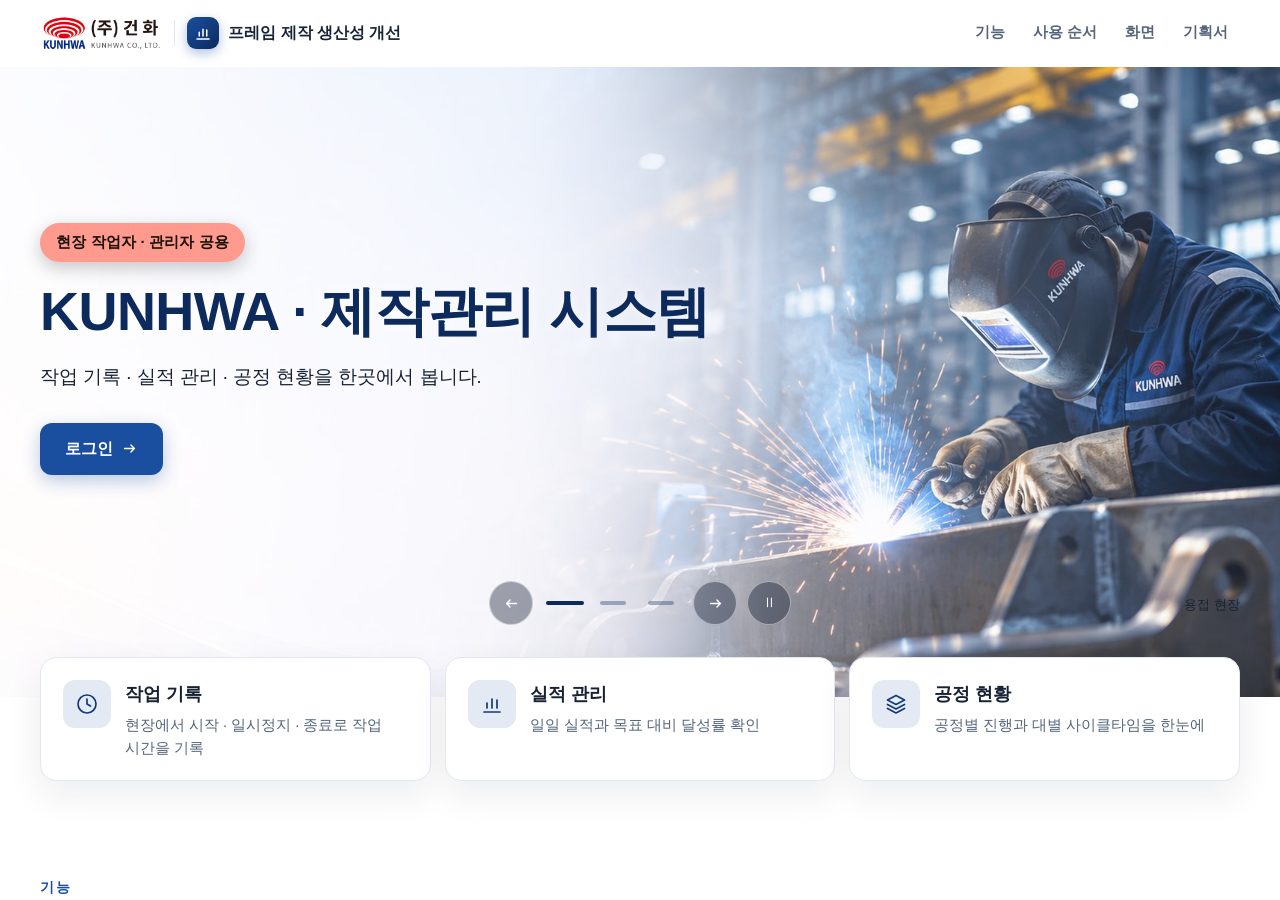
<file: index.html>
<!doctype html>
<html lang="ko">
<head>
  <meta charset="utf-8">
  <meta name="viewport" content="width=device-width, initial-scale=1">
  <title>프레임 제작 생산성 개선 — v2.0</title>
  <!-- seo-kit: 공유 미리보기 · 아이콘(주소를 옮기면 아래 주소 3곳을 내 주소로) -->
  <link rel="canonical" href="https://data10-08.jobability.co.kr/">
  <meta property="og:type" content="website">
  <meta property="og:site_name" content="건화">
  <meta property="og:title" content="건화 · 프레임 제작 생산성 개선">
  <meta property="og:description" content="일일 실적과 현장 측정으로 목표 대수 대비 달성률(90% 선)을 관리하고, 공정별 작업시간·손실·병목과 인원 배분, 개선 전후 단가 절감을 분석해 표준작업서 초안까지 만드는 브라우저 도구입니다.">
  <meta property="og:url" content="https://data10-08.jobability.co.kr/">
  <meta property="og:image" content="https://data10-08.jobability.co.kr/og-image.png">
  <meta property="og:image:secure_url" content="https://data10-08.jobability.co.kr/og-image.png">
  <meta property="og:image:type" content="image/png">
  <meta property="og:image:width" content="1200">
  <meta property="og:image:height" content="630">
  <meta property="og:image:alt" content="건화 · 프레임 제작 생산성 개선">
  <meta property="og:locale" content="ko_KR">
  <meta name="twitter:card" content="summary_large_image">
  <meta name="twitter:title" content="건화 · 프레임 제작 생산성 개선">
  <meta name="twitter:description" content="일일 실적과 현장 측정으로 목표 대수 대비 달성률(90% 선)을 관리하고, 공정별 작업시간·손실·병목과 인원 배분, 개선 전후 단가 절감을 분석해 표준작업서 초안까지 만드는 브라우저 도구입니다.">
  <meta name="twitter:image" content="https://data10-08.jobability.co.kr/og-image.png">
  <link rel="icon" href="favicon.svg" type="image/svg+xml">
  <!-- /seo-kit -->
  <meta name="description" content="일일 실적으로 목표 대수 대비 달성률을 관리하고, 현장 측정으로 공정별 작업시간·손실을 재어 병목공정·인원 배분·개선 전후 단가 절감을 분석하며 표준작업서 초안을 만드는 브라우저 도구">
  <meta name="robots" content="noindex">
  <!-- fresh-guard v3 (2026-10-21) — 배포 직후에도 강력 새로고침 없이 새 화면을 보이게 한다.
       GitHub Pages 는 HTML 을 max-age=600 으로 준다. 브라우저도, GitHub 앞단 캐시(Fastly)도 그동안 옛 HTML 을 줄 수 있다
       (Cloudflare 는 HTML 을 캐시하지 않는다 — cf-cache-status: DYNAMIC 실측).
       여기서 하는 일: 지금 화면의 Last-Modified(document.lastModified)와 서버의 최신 값(HEAD)을 비교해,
       서버 쪽이 새로우면 「?_fg=<판>」을 붙인 주소로 한 번 옮겨 간다. 질의가 붙은 주소는 브라우저 캐시에도 Fastly 캐시에도
       없어 반드시 새 판이 온다(실측 x-cache: MISS). 붙은 _fg 는 새 화면이 뜨자마자 주소창에서 지운다. 같은 판으로 두 번 돌지 않는다.
       v2: 열 때만이 아니라 앱 안 메뉴 이동(pushState·hashchange·popstate) 때도 15초에 한 번까지 다시 잰다(열어 둔 탭).
       v3: location.reload() 대신 질의 붙은 주소로 — reload 가 Fastly 에 남은 옛 판을 다시 받아 멈추던 것(10-21 build-data 강의안).
       탭 전환·포커스로는 옮기지 않는다(입력 유실). ETag 는 Cloudflare 가 지워서 쓸 수 없다. 원본: dreamit-1000/scripts/fresh-guard/guard.html -->
  <script>(function(){try{var L=location,P='_fg',h=window.history,q=L.search;if(/[?&]_fg=/.test(q)&&h&&h.replaceState){q=q.replace(/([?&])_fg=[^&]*&?/,'$1').replace(/[?&]$/,'');h.replaceState(h.state,'',L.pathname+q+L.hash);}var d=Date.parse(document.lastModified),u=L.pathname+L.search,k='__fresh_guard',t=0;if(!d||!window.fetch||!window.sessionStorage)return;var g=function(s,v){return s+(s.indexOf('?')<0?'?':'&')+P+'='+v;};var c=function(){var n=Date.now();if(n-t<15000)return;t=n;fetch(g(u,n),{method:'HEAD',cache:'no-store'}).then(function(r){var lm=r.headers.get('last-modified'),f=lm&&Date.parse(lm);if(!f||f<=d+1000)return;if(sessionStorage.getItem(k)===lm)return;sessionStorage.setItem(k,lm);L.replace(g(L.pathname+L.search,f)+L.hash);})['catch'](function(){});};c();var p=h&&h.pushState;if(p)h.pushState=function(){var x=p.apply(this,arguments);c();return x;};addEventListener('hashchange',c);addEventListener('popstate',c);}catch(e){}})();</script>
  <link rel="stylesheet" href="css/style.css?v=2026-11-11.8">
  <!-- auth-kit: 로그인 전에는 도구 화면을 감춘다(js/auth.js 가 판정 뒤 푼다) -->
  <script>document.documentElement.classList.add('auth-lock')</script>
  <link rel="stylesheet" href="css/auth.css?v=2026-11-11.8">
  <link rel="stylesheet" href="css/board.css?v=2026-11-11.8">
  <!-- /auth-kit -->
</head>
<body>
  <a class="skip" href="#main">본문으로 건너뛰기</a>
  <!-- 틀: 왼쪽 메뉴 + 위 머리 (data09-17 디자인) -->
  <div class="shell">
    <aside class="sidebar" id="sidebar" aria-label="메뉴">
      <a class="side-brand" href="#/home">
        <span class="brand-mark ai-dot" aria-hidden="true">FR</span>
        <span class="brand-text">프레임 제작<br>생산성 개선</span>
      </a>
      <nav class="side-nav" id="nav" aria-label="주 메뉴"></nav>
      <div class="side-bottom">
        <nav aria-label="설정 메뉴" id="navBottom"></nav>
        <a class="side-ai" href="#/report"><span class="ai-dot" aria-hidden="true">AI</span><span>계산한 사실로<br>AI 가 개선안 정리를 돕습니다.</span></a>
      </div>
    </aside>
    <div class="side-backdrop" id="sideBackdrop" hidden></div>

    <div class="content">
      <header class="topbar">
        <button type="button" class="menu-btn" id="menuBtn" aria-controls="sidebar" aria-expanded="false" aria-label="메뉴 열기">
          <svg viewBox="0 0 24 24" aria-hidden="true"><path d="M4 7h16M4 12h16M4 17h16"/></svg>
        </button>
        <a class="top-title" href="#/home">
          <span class="top-name">프레임 제작 생산성 개선</span>
          <span class="top-sub" id="dataChip">달성률 · 병목공정 · 손실시간 · 인원 배분 · 표준작업서</span>
        </a>
        <div class="top-user">
          <svg class="avatar" viewBox="0 0 40 40" aria-hidden="true"><circle cx="20" cy="20" r="19" fill="#e6ebf2"/><circle cx="20" cy="15.5" r="6.5" fill="#1b2a44"/><path d="M8 32c2-6 7-9 12-9s10 3 12 9" fill="#1b2a44"/></svg>
          <span class="user-text"><span class="role">제작팀 <span class="bar-sep" aria-hidden="true">|</span> 프레임 제작</span><span id="nowText" class="now"></span></span>
        </div>
      </header>

      <div id="sampleBanner" class="sample-banner" hidden></div>
      <div id="storeBanner" class="store-banner" hidden></div>

      <main id="main" class="inner main" tabindex="-1"></main>

      <footer class="site-footer">
        <div class="inner">v2.0 · 파일과 데이터는 서버로 보내지 않고 이 브라우저 안에서만 읽고 저장합니다 · AI 자동 보내기는 설정한 경우에만</div>
      </footer>
    </div>
  </div>

  <div id="printSheet" aria-hidden="true"></div>
  <div id="toast" class="toast" role="status" aria-live="polite" hidden></div>

  <!-- 로컬 파일(file://)로 열어도 돌도록 module 이 아닌 일반 스크립트로 불러옵니다 -->
  <script src="vendor/xlsx.full.min.js?v=2026-11-11.8"></script>
  <script src="js/logic.js?v=2026-11-11.8"></script>
  <script src="js/sample-data.js?v=2026-11-11.8"></script>
  <script src="js/store.js?v=2026-11-11.8"></script>
  <script src="js/charts.js?v=2026-11-11.8"></script>
  <script src="js/ai-endpoint.js?v=2026-11-11.8"></script>
  <script src="js/ai-panel.js?v=2026-11-11.8"></script>
  <script src="js/app.js?v=2026-11-11.8"></script>
  <!-- auth-kit: 로그인 · 사용 신청 · 승인(정본 data10-00/kit/auth) -->
  <script src="vendor/supabase.js?v=2026-11-11.8"></script>
  <script src="js/auth-config.js?v=2026-11-11.8"></script>
  <script src="js/board.js?v=2026-11-11.8"></script>
  <script src="js/auth.js?v=2026-11-11.8"></script>
  <!-- /auth-kit -->
</body>
</html>
</file>
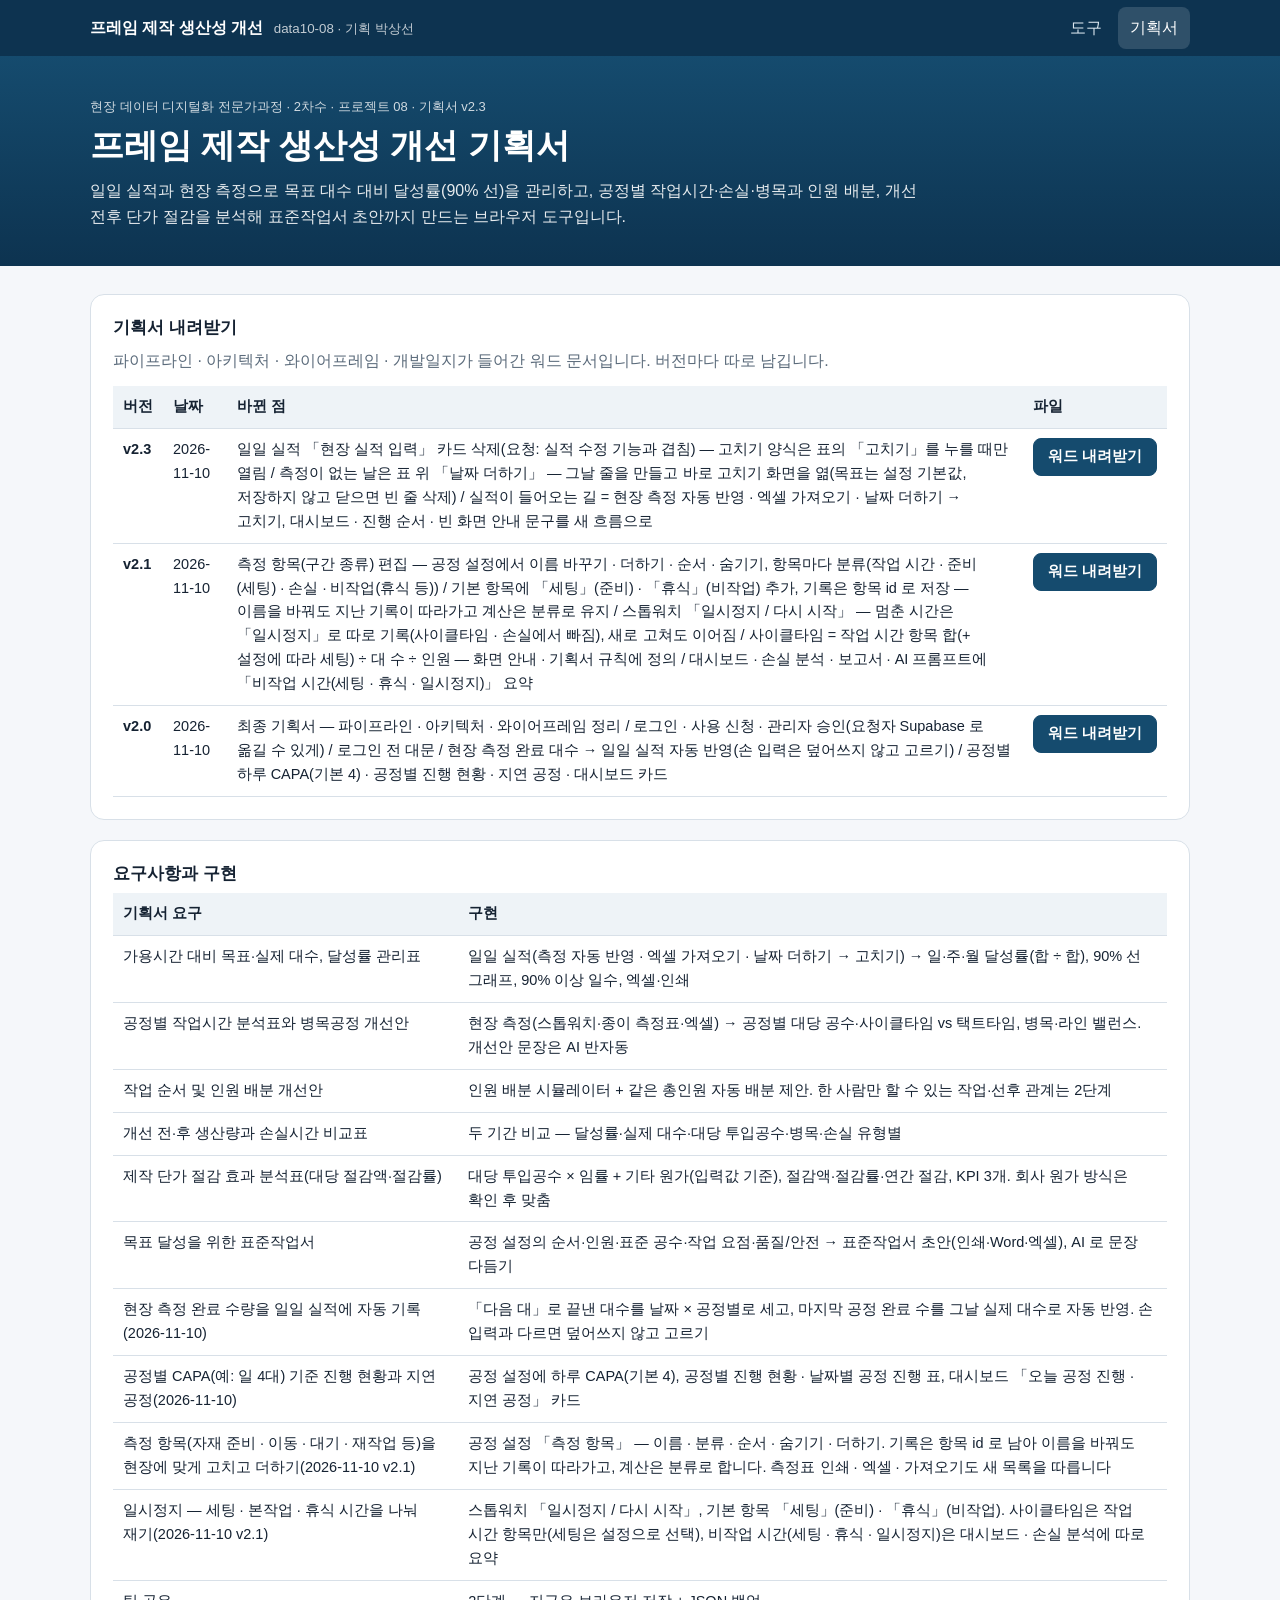
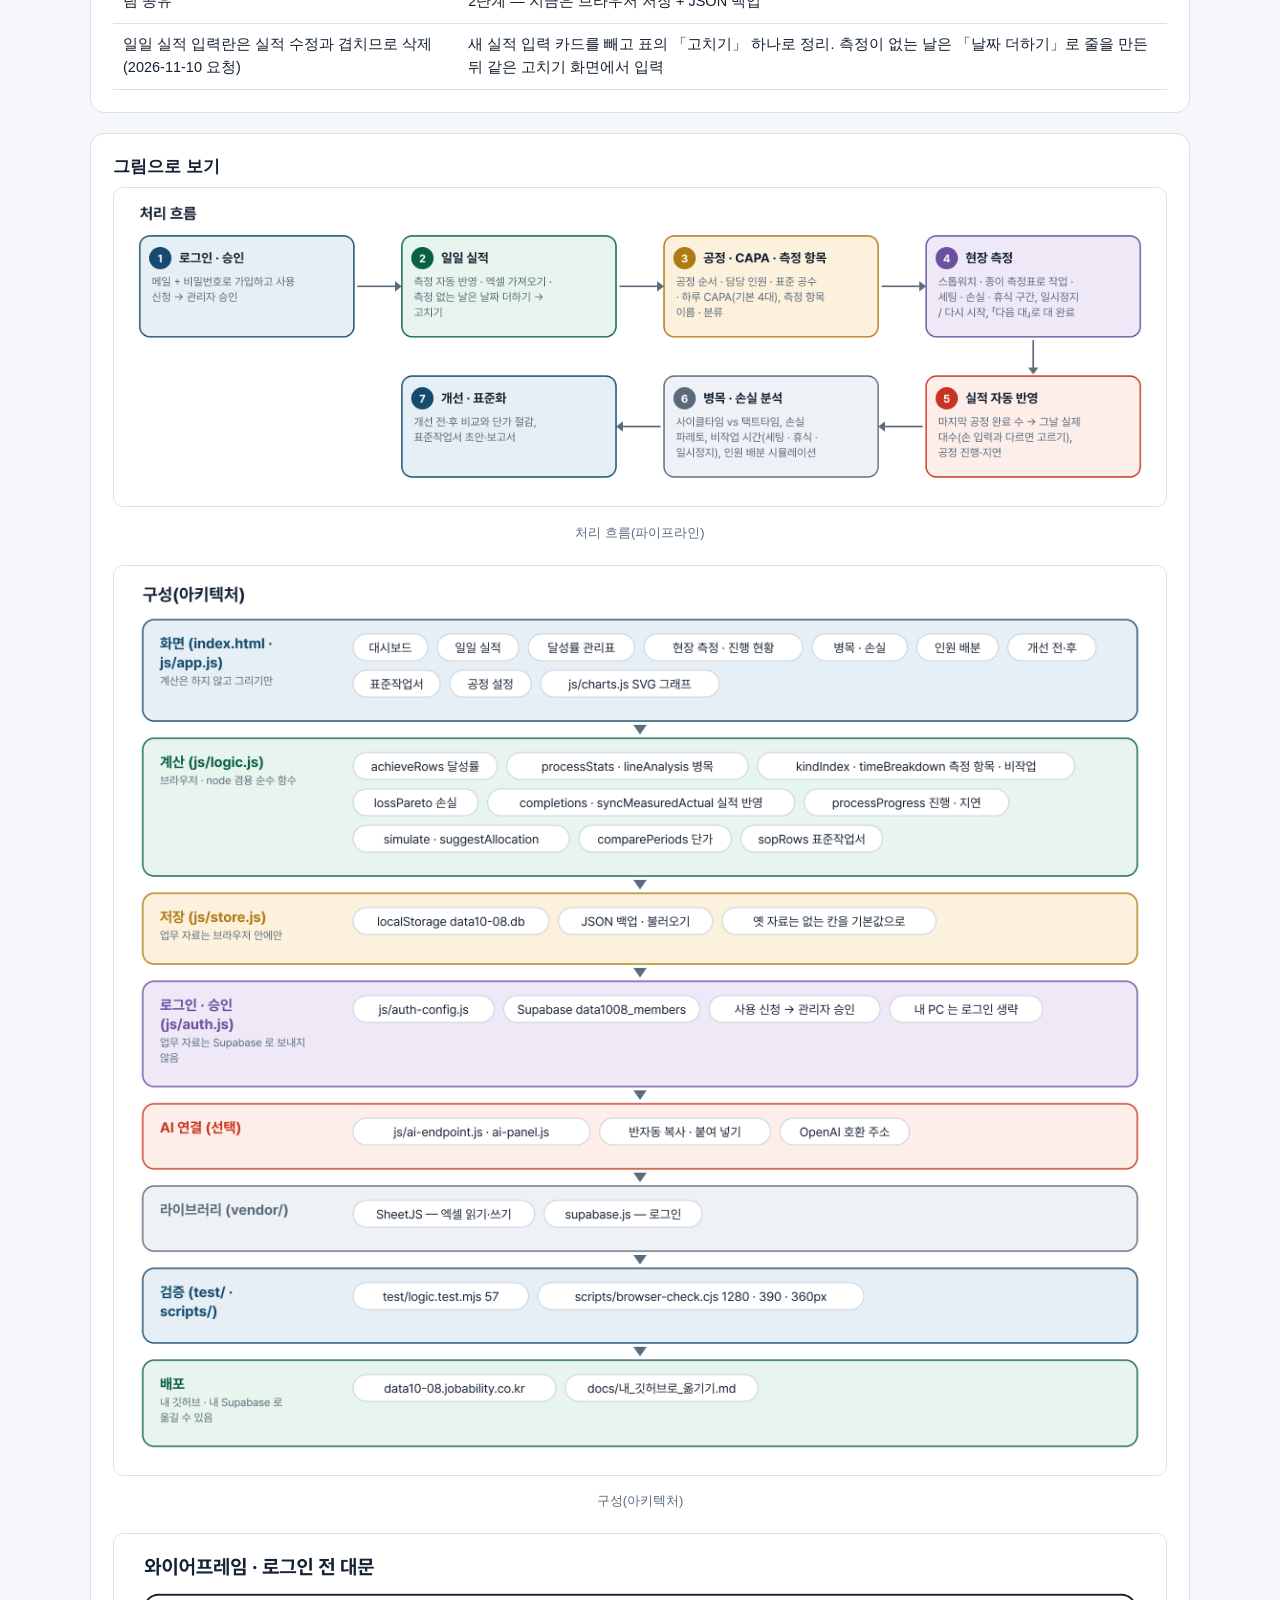
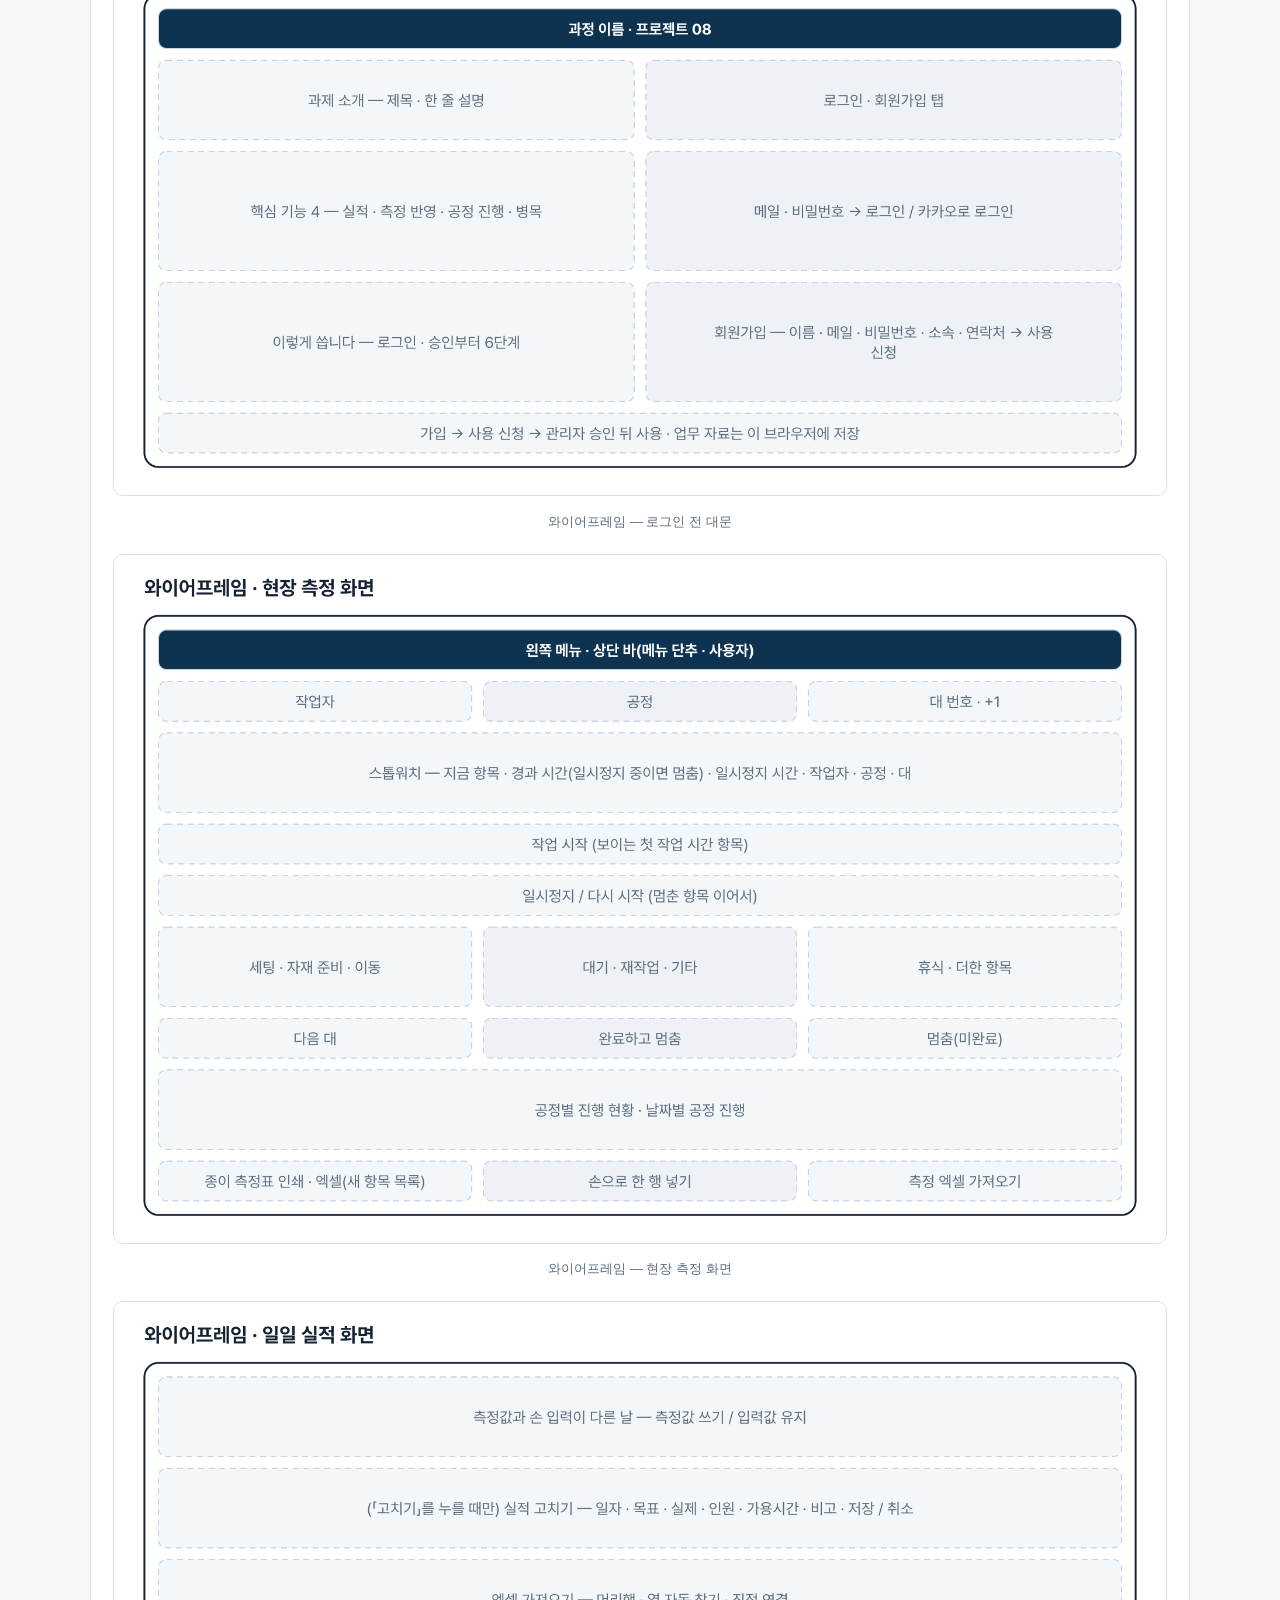
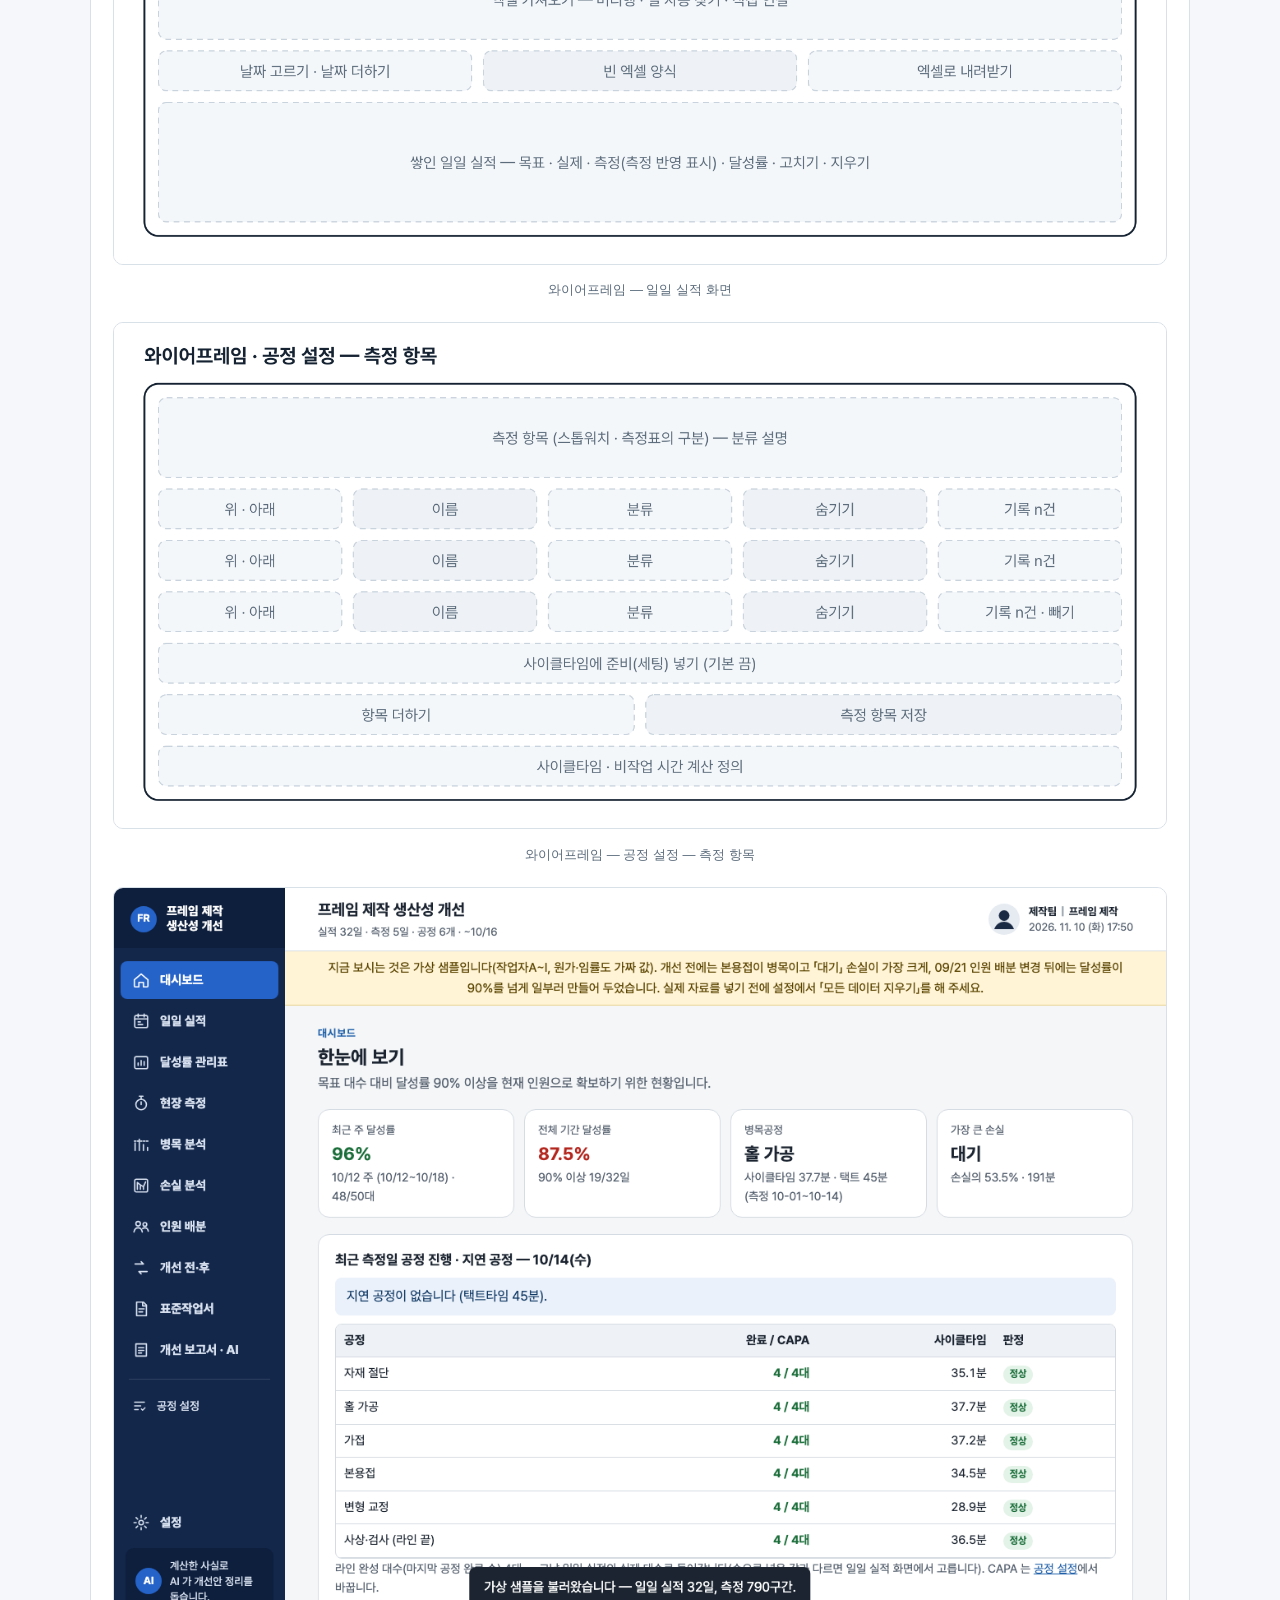
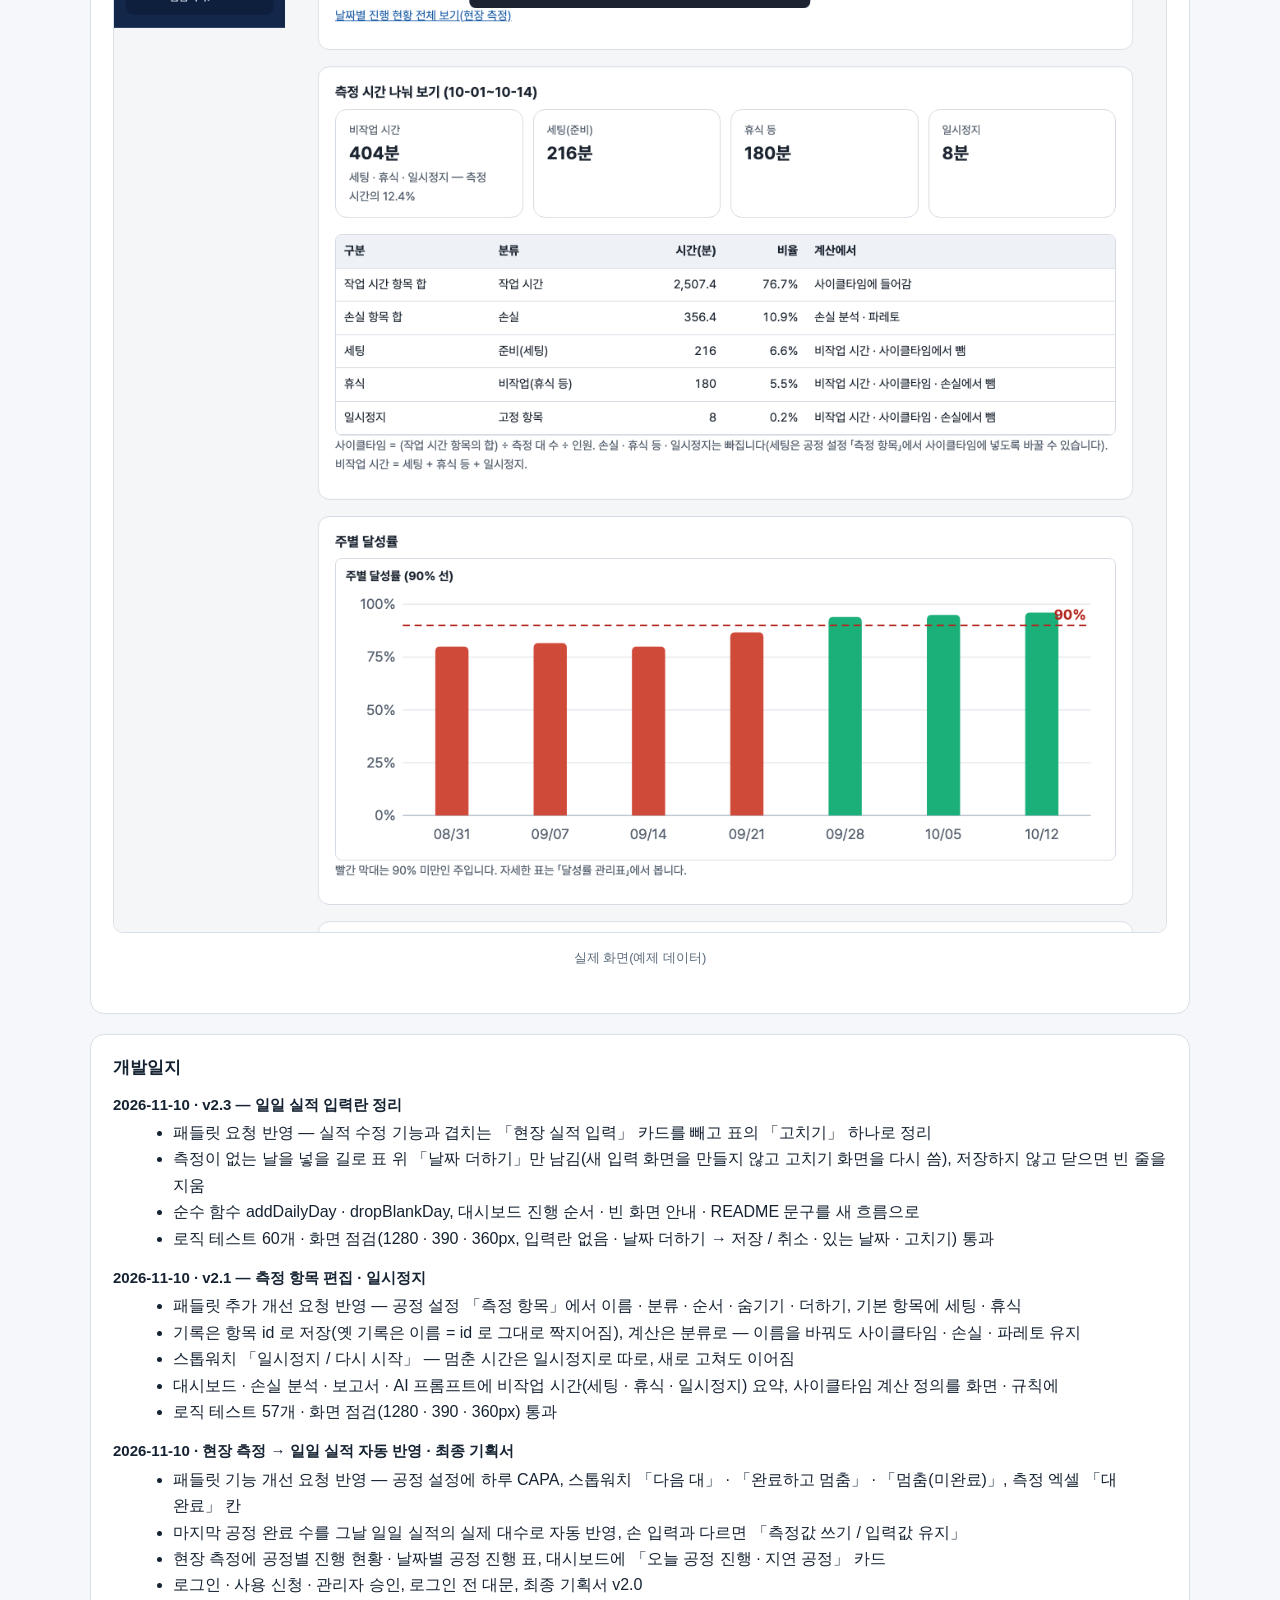
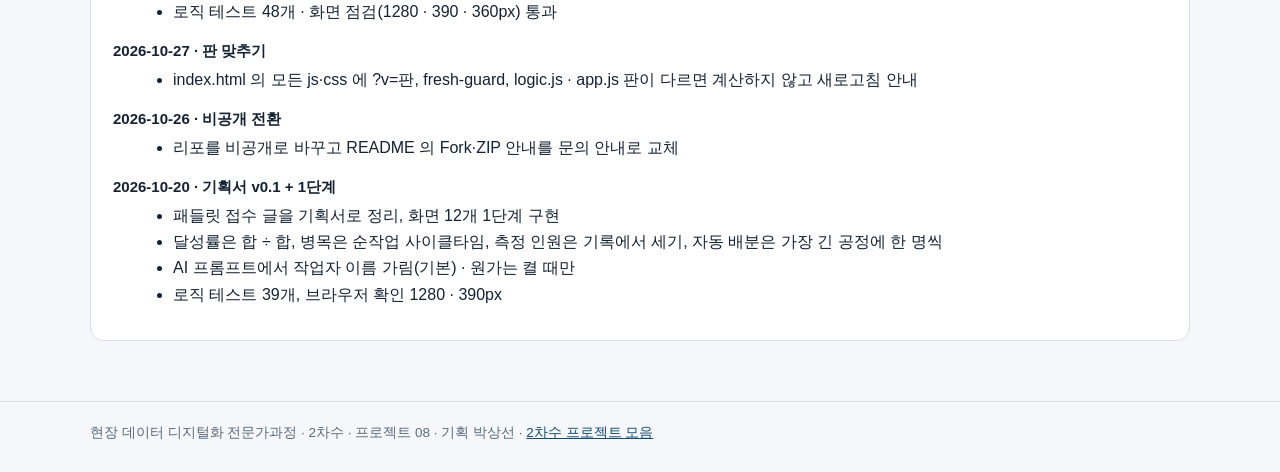
<file: plan.html>
<!DOCTYPE html>
<html lang="ko">
<head>
<meta charset="UTF-8">
<meta name="viewport" content="width=device-width, initial-scale=1.0">
<title>기획서 — 프레임 제작 생산성 개선</title>
<meta name="robots" content="index,follow">
<link rel="icon" href="favicon.svg" type="image/svg+xml">
<link rel="stylesheet" href="css/style.css">
<style>
.plan-figs figure{margin:0 0 22px;} .plan-figs img{width:100%;height:auto;border:1px solid var(--line);border-radius:10px;background:#fff;}
.plan-figs figcaption{font-size:13px;color:var(--sub);text-align:center;margin-top:6px;}
.plan td{white-space:normal;} .plan td .btn{min-height:36px;white-space:nowrap;}
h3{font-size:15px;margin:16px 0 6px;} main ul{margin:0 0 10px 20px;}
:root{--ink:#152232;--sub:#5b6b7b;--line:#d8e0e8;--brand:#154b6e;--bg:#f5f7fa;--container-pad:20px}
@media (min-width:640px){:root{--container-pad:28px}} @media (min-width:1024px){:root{--container-pad:40px}}
*{box-sizing:border-box} body{margin:0;background:var(--bg);color:var(--ink);font:16px/1.65 Pretendard,'Apple SD Gothic Neo','Malgun Gothic',sans-serif;word-break:keep-all;overflow-wrap:break-word}
a{color:var(--brand)} .wrap,.topnav-inner{max-width:calc(1100px + 2*var(--container-pad));margin:0 auto;padding:0 var(--container-pad)}
.topnav{background:#0d3350;color:#fff;position:sticky;top:0;z-index:5} .topnav-inner{display:flex;flex-wrap:wrap;align-items:center;justify-content:space-between;gap:8px;min-height:56px}
.topnav-brand{color:#fff;text-decoration:none;font-weight:700} .topnav-brand small{font-weight:400;opacity:.75;margin-left:6px}
.topnav-links{list-style:none;display:flex;gap:4px;margin:0;padding:0} .topnav-links a{color:#dbe7f0;text-decoration:none;padding:8px 12px;border-radius:8px;display:block} .topnav-links a.active,.topnav-links a:hover{background:rgba(255,255,255,.14);color:#fff}
.hero{background:linear-gradient(180deg,#154b6e,#0d3350);color:#fff;padding:40px 0 36px} .hero h1{margin:6px 0 10px;font-size:clamp(24px,3.4vw,34px);color:#fff} .hero p{margin:0;opacity:.9;max-width:860px} .eyebrow{font-size:13px;opacity:.8}
main{padding:28px 0 40px} .card{background:#fff;border:1px solid var(--line);border-radius:14px;padding:22px;margin:0 0 20px} .sub{color:var(--sub)}
.tablewrap{overflow-x:auto} table{border-collapse:collapse;width:100%;font-size:14.5px} th,td{border-bottom:1px solid var(--line);padding:9px 10px;text-align:left;vertical-align:top} th{background:#eef3f7;white-space:nowrap}
.btn{display:inline-flex;align-items:center;justify-content:center;padding:6px 14px;border-radius:8px;border:1px solid var(--brand);text-decoration:none;font-weight:600} .btn.primary{background:var(--brand);color:#fff}
footer{border-top:1px solid var(--line);padding:20px 0 28px;color:var(--sub);font-size:13.5px}
</style>
</head>
<body>
<nav class="topnav" aria-label="주요 메뉴">
  <div class="topnav-inner">
    <a class="topnav-brand" href="index.html">프레임 제작 생산성 개선 <small>data10-08 · 기획 박상선</small></a>
    <ul class="topnav-links">
      <li><a href="index.html">도구</a></li>
      <li><a href="plan.html" class="active" aria-current="page">기획서</a></li>
    </ul>
  </div>
</nav>
<header class="hero"><div class="wrap">
  <div class="eyebrow">현장 데이터 디지털화 전문가과정 · 2차수 · 프로젝트 08 · 기획서 v2.3</div>
  <h1>프레임 제작 생산성 개선 기획서</h1>
  <p>일일 실적과 현장 측정으로 목표 대수 대비 달성률(90% 선)을 관리하고, 공정별 작업시간·손실·병목과 인원 배분, 개선 전후 단가 절감을 분석해 표준작업서 초안까지 만드는 브라우저 도구입니다.</p>
</div></header>
<main><div class="wrap">
<div class="card">
  <h2 style="margin-top:0">기획서 내려받기</h2>
  <p class="sub">파이프라인 · 아키텍처 · 와이어프레임 · 개발일지가 들어간 워드 문서입니다. 버전마다 따로 남깁니다.</p>
  <div class="tablewrap plan"><table><thead><tr><th>버전</th><th>날짜</th><th>바뀐 점</th><th>파일</th></tr></thead><tbody><tr><td><b>v2.3</b></td><td>2026-11-10</td><td>일일 실적 「현장 실적 입력」 카드 삭제(요청: 실적 수정 기능과 겹침) — 고치기 양식은 표의 「고치기」를 누를 때만 열림 / 측정이 없는 날은 표 위 「날짜 더하기」 — 그날 줄을 만들고 바로 고치기 화면을 엶(목표는 설정 기본값, 저장하지 않고 닫으면 빈 줄 삭제) / 실적이 들어오는 길 = 현장 측정 자동 반영 · 엑셀 가져오기 · 날짜 더하기 → 고치기, 대시보드 · 진행 순서 · 빈 화면 안내 문구를 새 흐름으로</td><td><a class="btn primary" href="docs/기획서/data10-08_박상선_프레임제작생산성개선_기획서_v2.3.docx" download>워드 내려받기</a></td></tr><tr><td><b>v2.1</b></td><td>2026-11-10</td><td>측정 항목(구간 종류) 편집 — 공정 설정에서 이름 바꾸기 · 더하기 · 순서 · 숨기기, 항목마다 분류(작업 시간 · 준비(세팅) · 손실 · 비작업(휴식 등)) / 기본 항목에 「세팅」(준비) · 「휴식」(비작업) 추가, 기록은 항목 id 로 저장 — 이름을 바꿔도 지난 기록이 따라가고 계산은 분류로 유지 / 스톱워치 「일시정지 / 다시 시작」 — 멈춘 시간은 「일시정지」로 따로 기록(사이클타임 · 손실에서 빠짐), 새로 고쳐도 이어짐 / 사이클타임 = 작업 시간 항목 합(+ 설정에 따라 세팅) ÷ 대 수 ÷ 인원 — 화면 안내 · 기획서 규칙에 정의 / 대시보드 · 손실 분석 · 보고서 · AI 프롬프트에 「비작업 시간(세팅 · 휴식 · 일시정지)」 요약</td><td><a class="btn primary" href="docs/기획서/data10-08_박상선_프레임제작생산성개선_기획서_v2.1.docx" download>워드 내려받기</a></td></tr><tr><td><b>v2.0</b></td><td>2026-11-10</td><td>최종 기획서 — 파이프라인 · 아키텍처 · 와이어프레임 정리 / 로그인 · 사용 신청 · 관리자 승인(요청자 Supabase 로 옮길 수 있게) / 로그인 전 대문 / 현장 측정 완료 대수 → 일일 실적 자동 반영(손 입력은 덮어쓰지 않고 고르기) / 공정별 하루 CAPA(기본 4) · 공정별 진행 현황 · 지연 공정 · 대시보드 카드</td><td><a class="btn primary" href="docs/기획서/data10-08_박상선_프레임제작생산성개선_기획서_v2.0.docx" download>워드 내려받기</a></td></tr></tbody></table></div>
</div>
<div class="card plan">
  <h2 style="margin-top:0">요구사항과 구현</h2>
  <div class="tablewrap"><table><thead><tr><th>기획서 요구</th><th>구현</th></tr></thead><tbody><tr><td>가용시간 대비 목표·실제 대수, 달성률 관리표</td><td>일일 실적(측정 자동 반영 · 엑셀 가져오기 · 날짜 더하기 → 고치기) → 일·주·월 달성률(합 ÷ 합), 90% 선 그래프, 90% 이상 일수, 엑셀·인쇄</td></tr><tr><td>공정별 작업시간 분석표와 병목공정 개선안</td><td>현장 측정(스톱워치·종이 측정표·엑셀) → 공정별 대당 공수·사이클타임 vs 택트타임, 병목·라인 밸런스. 개선안 문장은 AI 반자동</td></tr><tr><td>작업 순서 및 인원 배분 개선안</td><td>인원 배분 시뮬레이터 + 같은 총인원 자동 배분 제안. 한 사람만 할 수 있는 작업·선후 관계는 2단계</td></tr><tr><td>개선 전·후 생산량과 손실시간 비교표</td><td>두 기간 비교 — 달성률·실제 대수·대당 투입공수·병목·손실 유형별</td></tr><tr><td>제작 단가 절감 효과 분석표(대당 절감액·절감률)</td><td>대당 투입공수 × 임률 + 기타 원가(입력값 기준), 절감액·절감률·연간 절감, KPI 3개. 회사 원가 방식은 확인 후 맞춤</td></tr><tr><td>목표 달성을 위한 표준작업서</td><td>공정 설정의 순서·인원·표준 공수·작업 요점·품질/안전 → 표준작업서 초안(인쇄·Word·엑셀), AI 로 문장 다듬기</td></tr><tr><td>현장 측정 완료 수량을 일일 실적에 자동 기록(2026-11-10)</td><td>「다음 대」로 끝낸 대수를 날짜 × 공정별로 세고, 마지막 공정 완료 수를 그날 실제 대수로 자동 반영. 손 입력과 다르면 덮어쓰지 않고 고르기</td></tr><tr><td>공정별 CAPA(예: 일 4대) 기준 진행 현황과 지연 공정(2026-11-10)</td><td>공정 설정에 하루 CAPA(기본 4), 공정별 진행 현황 · 날짜별 공정 진행 표, 대시보드 「오늘 공정 진행 · 지연 공정」 카드</td></tr><tr><td>측정 항목(자재 준비 · 이동 · 대기 · 재작업 등)을 현장에 맞게 고치고 더하기(2026-11-10 v2.1)</td><td>공정 설정 「측정 항목」 — 이름 · 분류 · 순서 · 숨기기 · 더하기. 기록은 항목 id 로 남아 이름을 바꿔도 지난 기록이 따라가고, 계산은 분류로 합니다. 측정표 인쇄 · 엑셀 · 가져오기도 새 목록을 따릅니다</td></tr><tr><td>일시정지 — 세팅 · 본작업 · 휴식 시간을 나눠 재기(2026-11-10 v2.1)</td><td>스톱워치 「일시정지 / 다시 시작」, 기본 항목 「세팅」(준비) · 「휴식」(비작업). 사이클타임은 작업 시간 항목만(세팅은 설정으로 선택), 비작업 시간(세팅 · 휴식 · 일시정지)은 대시보드 · 손실 분석에 따로 요약</td></tr><tr><td>팀 공유</td><td>2단계 — 지금은 브라우저 저장 + JSON 백업</td></tr><tr><td>일일 실적 입력란은 실적 수정과 겹치므로 삭제(2026-11-10 요청)</td><td>새 실적 입력 카드를 빼고 표의 「고치기」 하나로 정리. 측정이 없는 날은 「날짜 더하기」로 줄을 만든 뒤 같은 고치기 화면에서 입력</td></tr></tbody></table></div>
</div>
<div class="card plan-figs"><h2 style="margin-top:0">그림으로 보기</h2><figure><img src="docs/img/pipeline.png" alt="처리 흐름(파이프라인)" loading="lazy"><figcaption>처리 흐름(파이프라인)</figcaption></figure><figure><img src="docs/img/architecture.png" alt="구성(아키텍처)" loading="lazy"><figcaption>구성(아키텍처)</figcaption></figure><figure><img src="docs/img/wireframe-1.png" alt="와이어프레임 — 로그인 전 대문" loading="lazy"><figcaption>와이어프레임 — 로그인 전 대문</figcaption></figure><figure><img src="docs/img/wireframe-2.png" alt="와이어프레임 — 현장 측정 화면" loading="lazy"><figcaption>와이어프레임 — 현장 측정 화면</figcaption></figure><figure><img src="docs/img/wireframe-3.png" alt="와이어프레임 — 일일 실적 화면" loading="lazy"><figcaption>와이어프레임 — 일일 실적 화면</figcaption></figure><figure><img src="docs/img/wireframe-4.png" alt="와이어프레임 — 공정 설정 — 측정 항목" loading="lazy"><figcaption>와이어프레임 — 공정 설정 — 측정 항목</figcaption></figure><figure><img src="docs/img/screen.png" alt="실제 화면(예제 데이터)" loading="lazy"><figcaption>실제 화면(예제 데이터)</figcaption></figure></div>
<div class="card"><h2 style="margin-top:0">개발일지</h2><h3>2026-11-10 · v2.3 — 일일 실적 입력란 정리</h3><ul><li>패들릿 요청 반영 — 실적 수정 기능과 겹치는 「현장 실적 입력」 카드를 빼고 표의 「고치기」 하나로 정리</li><li>측정이 없는 날을 넣을 길로 표 위 「날짜 더하기」만 남김(새 입력 화면을 만들지 않고 고치기 화면을 다시 씀), 저장하지 않고 닫으면 빈 줄을 지움</li><li>순수 함수 addDailyDay · dropBlankDay, 대시보드 진행 순서 · 빈 화면 안내 · README 문구를 새 흐름으로</li><li>로직 테스트 60개 · 화면 점검(1280 · 390 · 360px, 입력란 없음 · 날짜 더하기 → 저장 / 취소 · 있는 날짜 · 고치기) 통과</li></ul><h3>2026-11-10 · v2.1 — 측정 항목 편집 · 일시정지</h3><ul><li>패들릿 추가 개선 요청 반영 — 공정 설정 「측정 항목」에서 이름 · 분류 · 순서 · 숨기기 · 더하기, 기본 항목에 세팅 · 휴식</li><li>기록은 항목 id 로 저장(옛 기록은 이름 = id 로 그대로 짝지어짐), 계산은 분류로 — 이름을 바꿔도 사이클타임 · 손실 · 파레토 유지</li><li>스톱워치 「일시정지 / 다시 시작」 — 멈춘 시간은 일시정지로 따로, 새로 고쳐도 이어짐</li><li>대시보드 · 손실 분석 · 보고서 · AI 프롬프트에 비작업 시간(세팅 · 휴식 · 일시정지) 요약, 사이클타임 계산 정의를 화면 · 규칙에</li><li>로직 테스트 57개 · 화면 점검(1280 · 390 · 360px) 통과</li></ul><h3>2026-11-10 · 현장 측정 → 일일 실적 자동 반영 · 최종 기획서</h3><ul><li>패들릿 기능 개선 요청 반영 — 공정 설정에 하루 CAPA, 스톱워치 「다음 대」 · 「완료하고 멈춤」 · 「멈춤(미완료)」, 측정 엑셀 「대 완료」 칸</li><li>마지막 공정 완료 수를 그날 일일 실적의 실제 대수로 자동 반영, 손 입력과 다르면 「측정값 쓰기 / 입력값 유지」</li><li>현장 측정에 공정별 진행 현황 · 날짜별 공정 진행 표, 대시보드에 「오늘 공정 진행 · 지연 공정」 카드</li><li>로그인 · 사용 신청 · 관리자 승인, 로그인 전 대문, 최종 기획서 v2.0</li><li>로직 테스트 48개 · 화면 점검(1280 · 390 · 360px) 통과</li></ul><h3>2026-10-27 · 판 맞추기</h3><ul><li>index.html 의 모든 js·css 에 ?v=판, fresh-guard, logic.js · app.js 판이 다르면 계산하지 않고 새로고침 안내</li></ul><h3>2026-10-26 · 비공개 전환</h3><ul><li>리포를 비공개로 바꾸고 README 의 Fork·ZIP 안내를 문의 안내로 교체</li></ul><h3>2026-10-20 · 기획서 v0.1 + 1단계</h3><ul><li>패들릿 접수 글을 기획서로 정리, 화면 12개 1단계 구현</li><li>달성률은 합 ÷ 합, 병목은 순작업 사이클타임, 측정 인원은 기록에서 세기, 자동 배분은 가장 긴 공정에 한 명씩</li><li>AI 프롬프트에서 작업자 이름 가림(기본) · 원가는 켤 때만</li><li>로직 테스트 39개, 브라우저 확인 1280 · 390px</li></ul></div>
</div></main>
<footer><div class="wrap">현장 데이터 디지털화 전문가과정 · 2차수 · 프로젝트 08 · 기획 박상선 · <a href="https://data10-00.jobability.co.kr/">2차수 프로젝트 모음</a></div></footer>
</body>
</html>
</file>
<file: css/style.css>
/* 프레임 제작 생산성 개선 — 1단계 화면 스타일
   틀(왼쪽 메뉴 + 위 머리)은 data09-17, 부품(카드·표·양식·그래프)은 data09-25 에서 가져왔습니다.
   360px 까지 반응형 — 1024px 미만에서는 왼쪽 메뉴를 「메뉴」 단추로 여닫습니다. */
:root {
  --container-wide: 1280px;
  --container-pad: 16px;
  --bg: #f4f6f8;
  --surface: #ffffff;
  --surface-2: #eef1f5;
  --text: #1b2430;
  --muted: #56616f;
  --line: #d5dbe2;
  --primary: #1f5fa8;
  --primary-dark: #174a84;
  --on-primary: #ffffff;
  --bar: #2f6fb8;
  --bar-track: #e3e9f0;
  --danger: #b3261e;
  --danger-bg: #fdecea;
  --warn: #7a5200;
  --warn-bg: #fff4d6;
  --ok: #1b6e3a;
  --radius: 8px;
  --side-w: 208px;
  --side-bg: #13274b;
  --side-bg-2: #0e1f3d;
  --side-text: #d9e2f0;
  --side-active: #2563c9;
  --good: #1f5fa8;
  --bad: #b3261e;
}
@media (min-width: 640px) { :root { --container-pad: 28px; } }
@media (min-width: 1024px) { :root { --container-pad: 40px; } }

*, *::before, *::after { box-sizing: border-box; }
html { -webkit-text-size-adjust: 100%; }
body {
  margin: 0;
  background: var(--bg);
  color: var(--text);
  font-family: "Pretendard", "Apple SD Gothic Neo", "Malgun Gothic", "Noto Sans KR", system-ui, sans-serif;
  font-size: 16px;
  line-height: 1.6;
  word-break: keep-all;
  overflow-wrap: break-word;
}
button, input, select, textarea { font: inherit; color: inherit; }
input[type="file"] { max-width: 100%; }
h1, h2, h3 { line-height: 1.3; margin: 0 0 .5em; }
h1 { font-size: 1.45rem; }
h2 { font-size: 1.2rem; }
h3 { font-size: 1.05rem; }
p { margin: 0 0 .75em; }
a { color: var(--primary); }
.num { font-variant-numeric: tabular-nums; text-align: right; white-space: nowrap; }

.inner {
  max-width: calc(var(--container-wide) + 2 * var(--container-pad));
  margin: 0 auto;
  padding: 0 var(--container-pad);
}
.sr { position: absolute; width: 1px; height: 1px; overflow: hidden; clip: rect(0 0 0 0); white-space: nowrap; }
.skip { position: absolute; left: -999px; }
.skip:focus { left: 8px; top: 8px; background: #fff; padding: 8px; z-index: 50; }
[hidden] { display: none !important; }

/* ── 틀: 왼쪽 메뉴 + 위 머리 (2026-09-30 디자인 요청) ── */
.shell { display: flex; min-height: 100vh; }
.sidebar {
  width: var(--side-w); flex: none; background: var(--side-bg); color: var(--side-text);
  display: flex; flex-direction: column; position: sticky; top: 0; height: 100vh; overflow-y: auto; z-index: 30;
}
.side-brand { display: flex; align-items: center; gap: 12px; padding: 20px 20px 18px; color: #fff; text-decoration: none; background: var(--side-bg-2); }
.brand-mark { width: 38px; height: 38px; flex: none; border-radius: 4px; object-fit: contain; }
.brand-text { font-weight: 800; font-size: .92rem; line-height: 1.2; letter-spacing: .02em; }
.side-nav { display: flex; flex-direction: column; gap: 4px; padding: 16px 8px; }
.sidebar a svg, .menu-btn svg { width: 22px; height: 22px; flex: none; fill: none; stroke: currentColor; stroke-width: 1.8; stroke-linecap: round; stroke-linejoin: round; }
.side-nav a, .side-set { display: flex; align-items: center; gap: 12px; min-height: 46px; padding: 8px 14px; border-radius: 8px; color: var(--side-text); text-decoration: none; font-weight: 600; font-size: .95rem; }
.side-nav a:hover, .side-set:hover { background: rgba(255, 255, 255, .08); color: #fff; }
.side-nav a[aria-current="page"], .side-set[aria-current="page"] { background: var(--side-active); color: #fff; }
.side-nav a:focus-visible, .side-set:focus-visible, .side-ai:focus-visible, .side-brand:focus-visible { outline: 2px solid #fff; outline-offset: -2px; }
.side-nav .side-sub { min-height: 40px; font-size: .88rem; font-weight: 500; }
.side-nav .side-sub svg { width: 18px; height: 18px; }
.side-sep { height: 1px; background: rgba(255, 255, 255, .14); margin: 8px 10px; }
.side-bottom { margin-top: auto; padding: 8px 8px 16px; }
.side-ai { display: flex; align-items: center; gap: 10px; margin: 8px 6px 0; padding: 12px; border-radius: 10px; background: var(--side-bg-2); color: var(--side-text); text-decoration: none; font-size: .82rem; line-height: 1.45; }
.ai-dot { flex: none; width: 32px; height: 32px; border-radius: 50%; background: var(--side-active); color: #fff; display: grid; place-items: center; font-weight: 800; font-size: .8rem; }
.side-backdrop { position: fixed; inset: 0; background: rgba(8, 16, 32, .5); z-index: 25; }
.content { flex: 1 1 auto; min-width: 0; display: flex; flex-direction: column; }
/* 세로 flex 안에서 margin:auto 는 늘이기(stretch)를 끄므로 폭을 직접 줍니다 — 없으면 넓은 표가 main 을 밀어 냅니다 */
.content > .main, .content > .site-footer { width: 100%; }
.topbar { display: flex; align-items: center; gap: 12px 16px; padding: 12px var(--container-pad); background: var(--surface); border-bottom: 1px solid var(--line); position: sticky; top: 0; z-index: 20; }
.menu-btn { display: none; flex: none; width: 44px; height: 44px; border: 1px solid var(--line); border-radius: 8px; background: var(--surface); cursor: pointer; align-items: center; justify-content: center; color: var(--text); }
.top-title { display: flex; flex-direction: column; text-decoration: none; color: var(--text); margin-right: auto; min-width: 0; }
.top-name { font-weight: 800; font-size: 1.2rem; }
.top-sub { font-size: .84rem; color: var(--muted); }
.top-user { display: flex; align-items: center; gap: 10px; flex: none; }
.avatar { width: 40px; height: 40px; }
.user-text { display: flex; flex-direction: column; font-size: .82rem; color: var(--muted); line-height: 1.45; }
.bar-sep { color: #9aa3ae; margin: 0 2px; }
@media (max-width: 1023px) {
  .sidebar { position: fixed; left: 0; top: 0; bottom: 0; transform: translateX(-100%); visibility: hidden; transition: transform .2s ease, visibility 0s linear .2s; }
  .menu-open .sidebar { transform: none; visibility: visible; transition: transform .2s ease; box-shadow: 0 0 30px rgba(0, 0, 0, .35); }
  .menu-btn { display: inline-flex; }
}
@media (max-width: 640px) {
  .top-sub { display: none; }
  .top-name { font-size: 1.02rem; }
  .user-text .now { display: none; }
  .avatar { width: 34px; height: 34px; }
}
@media (max-width: 400px) { .user-text { display: none; } }
@media (prefers-reduced-motion: reduce) { .sidebar { transition: none !important; } }
.sample-banner { background: var(--warn-bg); border-bottom: 1px solid #e8cf85; color: #5a4400; font-size: .95rem; padding: 8px var(--container-pad); text-align: center; }
.store-banner { background: var(--danger-bg); color: #7a1c14; font-size: .95rem; padding: 8px var(--container-pad); text-align: center; }

.main { padding-top: 24px; padding-bottom: 48px; min-height: 60vh; }
.main:focus { outline: none; }

.site-footer { margin-top: auto; border-top: 1px solid var(--line); background: var(--surface); color: var(--muted); font-size: .9rem; padding: 16px 0; }
/* ── 공통 부품 ─────────────────────────── */
.stage { font-size: .8rem; font-weight: 800; color: var(--primary); letter-spacing: .04em; margin-bottom: 4px; }
.page-head { display: flex; flex-wrap: wrap; align-items: flex-end; gap: 8px 16px; margin-bottom: 18px; }
.page-head .titles { margin-right: auto; min-width: 0; }
.page-head h1 { margin: 0; }
.page-head .lead { color: var(--muted); margin: 4px 0 0; }
.card { background: var(--surface); border: 1px solid var(--line); border-radius: 14px; padding: 20px; margin-bottom: 20px; min-width: 0; }
.card > h2 { font-size: 1.05rem; }
.note { color: var(--muted); font-size: .9rem; }
.grid-2 { display: grid; grid-template-columns: repeat(2, minmax(0, 1fr)); gap: 20px; }
@media (max-width: 900px) { .grid-2 { grid-template-columns: minmax(0, 1fr); } }

.btn {
  display: inline-flex; align-items: center; justify-content: center; gap: 8px;
  min-height: 44px; padding: 8px 16px; border-radius: var(--radius);
  border: 1px solid var(--line); background: var(--surface); cursor: pointer; font-weight: 700; text-decoration: none; color: var(--text);
}
.btn:hover { border-color: var(--primary); }
.btn:disabled { opacity: .5; cursor: not-allowed; }
.btn-primary { background: var(--primary); color: var(--on-primary); border-color: var(--primary); }
.btn-primary:hover { background: var(--primary-dark); }
.btn-danger { color: var(--danger); border-color: var(--danger); }
.btn-sm { min-height: 36px; padding: 4px 12px; font-size: .9rem; }
.btn-big { min-height: 52px; font-size: 1.05rem; padding: 12px 28px; }
.btn-row { display: flex; flex-wrap: wrap; gap: 8px; }

/* 선택 칸(Scope Setup) */
.seg { display: flex; flex-wrap: wrap; gap: 8px; }
.opt-grid { display: grid; grid-template-columns: repeat(auto-fill, minmax(180px, 1fr)); gap: 10px; }
.opt {
  position: relative; display: flex; gap: 10px; align-items: flex-start; padding: 10px 12px; min-height: 52px;
  border: 1px solid var(--line); border-radius: var(--radius); background: var(--surface); cursor: pointer; min-width: 0;
}
.opt input { margin-top: 4px; flex: none; width: 18px; height: 18px; accent-color: var(--primary); }
.opt .t { font-weight: 700; display: block; }
.opt .s { font-size: .8rem; color: var(--muted); display: block; }
.opt:has(input:checked) { background: var(--primary-soft); border-color: #9dbdf0; }
.opt .avail { font-size: .78rem; color: var(--muted); }
.opt .avail.zero { color: var(--obs); }
.summary { display: grid; grid-template-columns: max-content minmax(0, 1fr); gap: 6px 16px; margin: 0; }
.summary dt { color: var(--muted); font-size: .9rem; }
.summary dd { margin: 0; font-weight: 700; min-width: 0; }
.scope-id { font-family: ui-monospace, Menlo, Consolas, monospace; font-size: 1.15rem; color: #17427e; }

/* 양식 */
.form-grid { display: grid; grid-template-columns: repeat(3, minmax(0, 1fr)); gap: 14px 18px; }
.form-grid .span-all { grid-column: 1 / -1; }
@media (max-width: 1100px) { .form-grid { grid-template-columns: repeat(2, minmax(0, 1fr)); } }
@media (max-width: 560px) { .form-grid { grid-template-columns: minmax(0, 1fr); } }
.field { display: flex; flex-direction: column; gap: 4px; min-width: 0; }
.field > span { font-weight: 700; font-size: .9rem; }
.field > span .req { color: var(--danger); margin-left: 4px; }
.field input, .field select, .field textarea {
  width: 100%; min-height: 44px; padding: 8px 10px; border: 1px solid var(--line); border-radius: var(--radius); background: var(--surface);
}
.field textarea { min-height: 80px; resize: vertical; }
.field .hint { font-size: .82rem; color: var(--muted); }
.field .err { color: var(--danger); font-size: .88rem; }
.field.invalid input, .field.invalid select, .field.invalid textarea { border-color: var(--danger); }
fieldset.block { border: 1px solid var(--line); border-radius: 14px; padding: 16px 18px 18px; margin: 0 0 18px; background: var(--surface); min-width: 0; }
fieldset.block legend { font-weight: 800; padding: 0 6px; }
details.block { border: 1px solid var(--line); border-radius: 14px; padding: 8px 18px; margin: 0 0 10px; background: var(--surface); min-width: 0; }
details.block[open] { padding-bottom: 16px; }
details.block > summary { font-weight: 800; overflow-wrap: anywhere; }
.view-toggle { display: inline-flex; border: 1px solid var(--line); border-radius: 10px; overflow: hidden; }
.view-toggle button { border: 0; background: var(--surface); padding: 6px 14px; font: inherit; cursor: pointer; min-height: 36px; }
.view-toggle button[aria-pressed="true"] { background: var(--primary); color: #fff; font-weight: 700; }
table.list.pivot td.label { white-space: nowrap; }
table.list.alias td:first-child { font-weight: 700; }
.kind { display: inline-block; font-size: .75rem; font-weight: 800; padding: 1px 8px; border-radius: 999px; margin-left: 6px; vertical-align: middle; }
.kind.fact { background: #e3f3e8; color: var(--fact); }
.kind.obs { background: #fdf0dc; color: var(--obs); }
.kind.meta { background: #eef1f5; color: var(--muted); }
.submit-bar { display: flex; justify-content: flex-end; gap: 8px; flex-wrap: wrap; position: sticky; bottom: 0; background: var(--bg); padding: 12px 0; }

/* 이미지 목록(등록 화면) */
.media-list { display: grid; grid-template-columns: repeat(auto-fill, minmax(200px, 1fr)); gap: 12px; margin-top: 12px; }
.media-item { border: 1px solid var(--line); border-radius: var(--radius); padding: 8px; display: flex; flex-direction: column; gap: 6px; min-width: 0; background: #fafbfd; }
.media-item .thumb { aspect-ratio: 4 / 3; background: #e9eef4; border-radius: 6px; display: flex; align-items: center; justify-content: center; overflow: hidden; color: var(--muted); font-size: .85rem; text-align: center; padding: 6px; }
.media-item .thumb img { width: 100%; height: 100%; object-fit: contain; }
.media-item select, .media-item input { width: 100%; min-height: 38px; padding: 4px 8px; border: 1px solid var(--line); border-radius: 8px; background: #fff; }

/* 표 */
.table-wrap { overflow-x: auto; border: 1px solid var(--line); border-radius: var(--radius); background: var(--surface); }
table.list { width: 100%; border-collapse: collapse; font-size: .92rem; }
table.list th, table.list td { padding: 8px 10px; border-bottom: 1px solid var(--line); text-align: left; vertical-align: top; }
table.list th { background: #eef2f7; white-space: nowrap; }
table.list td.num, table.list th.num { text-align: right; white-space: nowrap; }
table.list td.zero { color: #a3adba; }
table.list tr.differs td { background: #fffaf0; }
table.list td.blk { color: var(--muted); font-size: .82rem; white-space: nowrap; }
.heat-1 { background: #eef4fd; } .heat-2 { background: #d9e7fb; } .heat-3 { background: #bcd4f7; }

/* 통계 타일 */
.tiles { display: grid; grid-template-columns: repeat(4, minmax(0, 1fr)); gap: 12px; margin-bottom: 20px; }
@media (max-width: 900px) { .tiles { grid-template-columns: repeat(2, minmax(0, 1fr)); } }
.tile { background: var(--surface); border: 1px solid var(--line); border-radius: 14px; padding: 14px 16px; min-width: 0; }
.tile .k { font-size: .85rem; color: var(--muted); }
.tile .v { font-size: 1.6rem; font-weight: 800; }

/* 가져오기 */
.map-grid { display: grid; grid-template-columns: repeat(auto-fill, minmax(260px, 1fr)); gap: 10px 16px; }
.map-row { display: flex; flex-direction: column; gap: 4px; min-width: 0; border: 1px solid var(--line); border-radius: 10px; padding: 8px 10px; background: #fafbfd; }
.map-row .col { font-weight: 800; }
.map-row .ex { font-size: .8rem; color: var(--muted); overflow: hidden; text-overflow: ellipsis; white-space: nowrap; }
.map-row select { min-height: 38px; border: 1px solid var(--line); border-radius: 8px; padding: 4px 8px; background: #fff; width: 100%; }

.alert { padding: 10px 14px; border-radius: var(--radius); margin: 10px 0; }
.alert.warn { background: #fdecea; color: #7a1c14; }
.alert.info { background: #eaf1fa; color: #123a66; }
.empty { text-align: center; padding: 40px 16px; color: var(--muted); }

/* 대화상자·알림 */
.dialog { border: none; border-radius: 12px; padding: 0; width: min(640px, calc(100vw - 32px)); max-height: calc(100vh - 32px); }
.dialog::backdrop { background: rgba(0, 0, 0, .45); }
.dialog-body { padding: 20px; }
.dialog-actions { display: flex; justify-content: flex-end; gap: 8px; margin-top: 16px; flex-wrap: wrap; }
.toast { position: fixed; left: 50%; bottom: 24px; transform: translateX(-50%); background: #1b2430; color: #fff; padding: 12px 18px; border-radius: var(--radius); z-index: 100; max-width: calc(100vw - 32px); }
.toast.error { background: var(--danger); }


/* ── data09-25 추가 ─────────────────────── */
.filters { display: grid; grid-template-columns: repeat(auto-fit, minmax(min(100%, 200px), 1fr)); gap: 12px 16px; align-items: end; }
.filters .span-all { grid-column: 1 / -1; margin: 0; }
h2.sec { font-size: 1.15rem; margin: 4px 0 12px; }
.tile .v { font-size: 1.35rem; }
.map-row.missing { border-color: var(--danger); background: #fdf3f2; }
.map-row .req { color: var(--danger); font-size: .78rem; }
details > summary { cursor: pointer; font-weight: 700; padding: 6px 0; min-height: 32px; }
details.warn-list ul { max-height: 240px; overflow: auto; font-size: .88rem; }
details.card.rules > summary { font-weight: 700; }
.charts { display: grid; grid-template-columns: repeat(2, minmax(0, 1fr)); gap: 16px; margin-bottom: 16px; }
@media (max-width: 900px) { .charts { grid-template-columns: minmax(0, 1fr); } }
.fig { margin: 0; border: 1px solid var(--line); border-radius: var(--radius); padding: 10px 12px; min-width: 0; background: var(--surface); }
.fig figcaption { font-weight: 800; font-size: .92rem; }
svg.chart { width: 100%; height: auto; display: block; }
svg.chart .grid { stroke: #e6eaf0; stroke-width: 1; }
svg.chart .axis { stroke: #b9c2ce; stroke-width: 1; }
svg.chart .tick { fill: var(--muted); font-size: 12px; }
svg.chart .ln { fill: none; stroke-width: 2; stroke-linejoin: round; }
svg.chart .dot { stroke: var(--surface); stroke-width: 2; }
.legend { display: flex; flex-wrap: wrap; gap: 4px 14px; font-size: .82rem; color: var(--muted); min-height: 4px; }
.legend .lg { display: inline-flex; align-items: center; gap: 6px; }
.legend i { width: 12px; height: 12px; border-radius: 3px; display: inline-block; }
table.list tr.sum td { background: #eef2f7; font-weight: 700; }
table.list tr.total td { background: #dfe7f2; }
table.list td.indent { padding-left: 22px; }
table.list.weekly td:last-child { min-width: 220px; }
table.list.items input[type="text"], table.list.items input:not([type]) { width: 100%; min-height: 36px; padding: 4px 6px; border: 1px solid var(--line); border-radius: 8px; }
table.list tr.excluded td { color: #8b95a3; }
.an-list { display: grid; gap: 10px; }
.an { border: 1px solid var(--line); border-left-width: 5px; border-radius: var(--radius); padding: 10px 14px; min-width: 0; }
.an.lv-bad { border-left-color: var(--danger); }
.an.lv-warn { border-left-color: #c98500; }
.an-top { display: flex; flex-wrap: wrap; align-items: center; gap: 4px 8px; }
.an-ev { margin: 6px 0 4px; font-weight: 600; }
.an .note { margin: 2px 0; }
.tag.caution { background: var(--caution-bg); color: var(--caution); }
.drop { display: flex; flex-wrap: wrap; align-items: center; gap: 10px 16px; padding: 22px; border: 2px dashed var(--line); border-radius: 14px; background: #fafbfd; margin-bottom: 12px; }
.drop.over { border-color: var(--primary); background: var(--primary-soft); }
.btn { position: relative; }
.btn input[type="file"] { position: absolute; width: 1px; height: 1px; overflow: hidden; clip: rect(0 0 0 0); }
.steps { margin: 8px 0 12px; padding-left: 22px; }
.mono { font-family: ui-monospace, Menlo, Consolas, monospace; font-size: .85rem; }
textarea { width: 100%; min-height: 120px; padding: 8px 10px; border: 1px solid var(--line); border-radius: var(--radius); background: var(--surface); resize: vertical; }
.paper { padding: 28px; }
.rp h1 { font-size: 1.4rem; }
.rp h2 { font-size: 1.1rem; margin-top: 18px; }
.rp .pre { white-space: pre-line; background: #fafbfd; border: 1px solid var(--line); border-radius: var(--radius); padding: 12px 14px; }
.ai-send { display: inline-flex; align-items: center; flex-wrap: wrap; gap: 4px; }
@media (max-width: 700px) { .paper { padding: 16px; } }


/* ── data10-08 추가 ─────────────────────── */
:root {
  --primary-soft: #e8f0fc;
  --fact: #1b6e3a;
  --obs: #8a4b00;
  --caution-bg: #fff4d6;
  --caution: #6b4d00;
  --series-1: #2a78d6;    /* 실제 대수·사이클타임 */
  --series-2: #eb6834;    /* 손실 */
  --series-3: #1baf7a;    /* 달성률 90% 이상 */
  --series-plan: #9aa7b8; /* 목표(중립 회색) */
  --series-bad: #d04a3a;  /* 90% 미만·택트 초과 */
  --series-after: #1b8f63;
}
.page-head .titles { margin-right: auto; min-width: 0; }
.page-head .lead { color: var(--muted); margin: 4px 0 0; }
.top-user .role { font-weight: 700; color: var(--text); }
svg.chart .ref { stroke-width: 1.5; stroke-dasharray: 6 4; }
svg.chart .ref-label { font-size: 12px; font-weight: 700; }
.tile.ok .v { color: var(--ok); }
.tile.bad .v { color: var(--danger); }
.tile .v small { font-size: .8rem; font-weight: 600; color: var(--muted); margin-left: 4px; }
table.list tr.below td { background: #fff6f4; }
table.list td.ok { color: var(--ok); font-weight: 700; }
table.list td.bad { color: var(--danger); font-weight: 700; }
table.list tr.bn td { background: #fff1e6; font-weight: 700; }
.badge { display: inline-block; font-size: .75rem; font-weight: 800; padding: 1px 8px; border-radius: 999px; white-space: nowrap; }
.badge.bn { background: #fde3d6; color: #8a2d10; }
.badge.over { background: #fdecea; color: var(--danger); }
.badge.ok { background: #e3f3e8; color: var(--ok); }
.badge.muted { background: #eef1f5; color: var(--muted); }
.preset { display: flex; flex-wrap: wrap; gap: 6px; }
.preset .btn { min-height: 36px; padding: 4px 12px; font-size: .9rem; }

/* 현장 측정 — 스톱워치(휴대폰에서 엄지로 누르기 좋게) */
.sw { border: 2px solid var(--line); border-radius: 14px; padding: 16px; background: #fafbfd; }
.sw.running { border-color: var(--primary); background: var(--primary-soft); }
.sw-status { display: flex; flex-wrap: wrap; align-items: baseline; gap: 4px 14px; margin-bottom: 12px; }
.sw-kind { font-size: 1.3rem; font-weight: 800; }
.sw-time { font-size: 2.2rem; font-weight: 800; font-variant-numeric: tabular-nums; letter-spacing: .02em; }
.sw-ctx { color: var(--muted); font-size: .92rem; width: 100%; }
.sw-grid { display: grid; grid-template-columns: repeat(3, minmax(0, 1fr)); gap: 8px; margin-top: 12px; }
.sw-grid .btn { min-height: 60px; font-size: 1.02rem; padding: 8px; }
.sw-grid .wide { grid-column: span 3; min-height: 64px; font-size: 1.15rem; }
.sw-grid .half { grid-column: span 3; }
@media (min-width: 560px) { .sw-grid .half { grid-column: span 1; } }
.sw-grid .btn[aria-pressed="true"] { outline: 3px solid var(--primary-dark); outline-offset: -3px; }
.btn-loss { background: #fff4e8; border-color: #f0c99a; }
.btn-wait { background: #fdecea; border-color: #efb3ab; }
.btn-rest { background: #eef4ff; border-color: #b9cdf0; }
.btn-pause { background: #fff8db; border-color: #e6cf73; font-weight: 700; }
.sw.paused { border-color: #d4a72c; background: #fffbea; }
.sw-pause { font-size: 1rem; font-weight: 700; color: #8a6500; font-variant-numeric: tabular-nums; }
.sw-pause:empty { display: none; }

/* 공정 설정 — 측정 항목 편집 */
.kind-list { display: grid; gap: 6px; margin: 10px 0; }
.kind-row { display: flex; flex-wrap: wrap; align-items: center; gap: 6px 10px; padding: 8px 10px; border: 1px solid var(--line); border-radius: 10px; background: #fff; }
.kind-row.is-hidden { background: #f4f5f7; }
.kind-row .kr-move { display: flex; gap: 4px; flex: none; }
.kind-row .kr-name { flex: 1 1 9rem; min-width: 0; }
.kind-row .kr-name input { width: 100%; }
.kind-row .kr-cat { flex: 1 1 9rem; min-width: 0; }
.kind-row .kr-cat select { width: 100%; }
.kind-row .kr-hide { display: inline-flex; align-items: center; gap: 4px; flex: none; }
.kind-row .kr-count { flex: none; }
.check-line { display: flex; align-items: flex-start; gap: 8px; margin: 10px 0; overflow-wrap: break-word; word-break: keep-all; }
.check-line input { flex: none; margin-top: 4px; }
.unit-row { display: flex; gap: 6px; }
.unit-row input { flex: 1 1 auto; min-width: 0; }
.unit-row .btn { flex: none; min-height: 44px; }
.recent li { margin: 4px 0; }
.recent input { min-height: 36px; padding: 4px 8px; border: 1px solid var(--line); border-radius: 8px; width: min(100%, 260px); }

/* 공정 설정 카드 */
.proc-card { border: 1px solid var(--line); border-radius: 12px; padding: 14px 16px; margin-bottom: 12px; background: var(--surface); }
.proc-card .head { display: flex; flex-wrap: wrap; align-items: center; gap: 6px 12px; margin-bottom: 10px; }
.proc-card .head strong { font-size: 1.05rem; }
.proc-card .head .btn { margin-left: auto; }

/* 시뮬레이터 */
.sim-table input { width: 84px; min-height: 40px; padding: 4px 8px; border: 1px solid var(--line); border-radius: 8px; text-align: right; }

/* 표준작업서·보고서 종이 */
.paper { padding: 28px; }
.paper h1 { font-size: 1.4rem; }
.paper h2 { font-size: 1.1rem; margin-top: 18px; }
.paper .pre { white-space: pre-line; background: #fafbfd; border: 1px solid var(--line); border-radius: var(--radius); padding: 12px 14px; }
table.sign { border-collapse: collapse; margin-left: auto; }
table.sign th, table.sign td { border: 1px solid var(--line); padding: 4px 14px; text-align: center; font-size: .85rem; }
table.sign td { height: 46px; min-width: 70px; }
table.list.sop td { min-width: 120px; }
table.list.sop td.num, table.list.sop td:first-child { min-width: 0; }
@media (max-width: 700px) { .paper { padding: 16px; } }

/* 빈 측정표(인쇄 전용) */
#printSheet { display: none; }
.blank-sheet h1 { font-size: 16pt; margin: 0 0 6pt; }
.blank-sheet .meta { display: grid; grid-template-columns: repeat(3, 1fr); gap: 4pt 12pt; margin: 6pt 0 8pt; font-size: 10pt; }
.blank-sheet .meta span { border-bottom: 1px solid #333; padding: 2pt 0; }
.blank-sheet table { width: 100%; border-collapse: collapse; font-size: 9pt; }
.blank-sheet th, .blank-sheet td { border: 1px solid #333; padding: 0 4pt; height: 22pt; text-align: center; }
.blank-sheet th { background: #eee; height: 18pt; }
.blank-sheet .kinds { white-space: nowrap; letter-spacing: .02em; }
.blank-sheet .foot { font-size: 8.5pt; margin-top: 6pt; }

/* 일일 실적 — 표 위 「날짜 더하기」(v2.3, 입력란 대신) */
.daily-add { display: inline-flex; flex-wrap: wrap; gap: 6px; align-items: center; max-width: 100%; }
.daily-add input { min-height: 40px; padding: 4px 8px; border: 1px solid var(--line); border-radius: 8px; background: #fff; max-width: 100%; }

@media print {
  .sidebar, .topbar, .side-backdrop, .site-footer, .sample-banner, .store-banner, .no-print, .skip, .toast, .filters, .menu-btn { display: none !important; }
  .shell { display: block; }
  body { background: #fff; font-size: 10.5pt; }
  .main { padding: 0; max-width: none; }
  .card { border: none; padding: 0; }
  .table-wrap { overflow: visible; border: none; }
  table.list th, table.list td { padding: 3px 5px; }
  body.print-sheet .main { display: none !important; }
  body.print-sheet #printSheet { display: block !important; }
  @page { margin: 12mm; }
}

/* 11-11: 스톱워치 세 단추 · 대별 총 사이클타임 */
.sw-grid.sw-three { display: grid; grid-template-columns: repeat(3, minmax(0, 1fr)); gap: 10px; }
.sw-grid.sw-three .btn { min-height: 64px; font-size: 18px; font-weight: 800; }
.btn-end { background: #b3261e; border-color: #b3261e; color: #fff; }
.btn-end:hover:not(:disabled) { background: #8f1d17; }
.btn-end:disabled { background: #e6b9b6; border-color: #e6b9b6; color: #fff; }
.sw-hint { margin: 10px 0 0; }
.sw-more, .note-more, .meas-detail { margin-top: 12px; }
.sw-more > summary, .note-more > summary, .meas-detail > summary { cursor: pointer; font-weight: 700; padding: 8px 0; min-height: 40px; }
.unit-total { margin: 4px 0 14px; }
.unit-total h3 { margin: 0 0 4px; }
.ct-big { font-size: 1.12em; font-variant-numeric: tabular-nums; }
</file>
<file: css/auth.css>
/* data10 로그인 키트 — 정본: data10-00/kit/auth/css/auth.css (사본을 직접 고치지 말 것)
   로그인 전 대문 · 사용 신청 · 승인 대기 · 구성원 관리 창. 클래스는 모두 ag- / auth- 로 시작해 도구 화면과 섞이지 않는다. */
:root {
  --ag-ink: #172334; --ag-sub: #55657a; --ag-line: #d6dee8; --ag-bg: #f3f6f9;
  --ag-navy: #13274b; --ag-navy-2: #0c1b36; --ag-brand: #1f5fa8; --ag-brand-d: #174a84;
  --ag-ok: #1b6e3a; --ag-ok-bg: #e5f3ea; --ag-err: #b3261e; --ag-err-bg: #fdecea; --ag-warn: #7a5200; --ag-warn-bg: #fff4d6;
  --ag-accent: #a9c2e2;
  --ag-pad: 20px;
}
@media (min-width: 640px) { :root { --ag-pad: 28px; } }
@media (min-width: 1024px) { :root { --ag-pad: 40px; } }

/* 로그인 전에는 도구 화면을 감춘다(자리는 그대로 — 그래프 폭 계산이 흔들리지 않게 visibility) */
html.auth-lock body > *:not(#authGate) { visibility: hidden; }
html.auth-lock body { overflow: hidden; }

.ag {
  position: fixed; inset: 0; z-index: 2000; overflow-y: auto; -webkit-overflow-scrolling: touch;
  background: var(--ag-bg); color: var(--ag-ink);
  font: 16px/1.65 Pretendard, 'Apple SD Gothic Neo', 'Malgun Gothic', 'Noto Sans KR', sans-serif;
  word-break: keep-all; overflow-wrap: break-word;
}
.ag[hidden] { display: none; }
.ag *, .ag *::before, .ag *::after, .ag-modal * { box-sizing: border-box; }

.ag-wrap {
  max-width: calc(1180px + 2 * var(--ag-pad)); margin: 0 auto; padding: 0 var(--ag-pad);
  display: grid; grid-template-columns: minmax(0, 1fr); gap: 0;
}
.ag-hero {
  background: linear-gradient(160deg, var(--ag-navy) 0%, var(--ag-navy-2) 100%); color: #fff;
  margin: 0 calc(-1 * var(--ag-pad)); padding: 36px var(--ag-pad) 32px;
}
.ag-side { padding: 24px 0 8px; }
@media (min-width: 960px) {
  .ag { background: linear-gradient(90deg, var(--ag-navy-2) 0, var(--ag-navy-2) 50%, var(--ag-bg) 50%); }
  .ag-wrap { grid-template-columns: minmax(0, 1fr) minmax(0, 1fr); min-height: calc(100vh - 48px); align-items: center; }
  .ag-hero { margin: 0; padding: 56px 48px 56px 0; background: none; min-height: 100%; display: flex; flex-direction: column; justify-content: center; }
  .ag-side { padding: 56px 0 56px 48px; }
}
.ag-eyebrow { margin: 0 0 10px; font-size: 13.5px; letter-spacing: .02em; color: var(--ag-accent); }
.ag-hero h1 { margin: 0 0 14px; font-size: clamp(26px, 3.6vw, 38px); line-height: 1.3; color: #fff; font-weight: 800; }
.ag-lead { margin: 0 0 24px; color: #d7e3f2; font-size: 16.5px; max-width: 640px; }
.ag-feats { list-style: none; margin: 0 0 24px; padding: 0; display: grid; grid-template-columns: minmax(0, 1fr); gap: 10px; }
@media (min-width: 640px) { .ag-feats { grid-template-columns: repeat(2, minmax(0, 1fr)); } }
.ag-feats li { border: 1px solid rgba(255, 255, 255, .14); border-radius: 12px; padding: 14px 16px; background: rgba(255, 255, 255, .05); }
.ag-feats b { display: block; color: #fff; font-size: 15.5px; margin-bottom: 4px; }
.ag-feats span { display: block; color: #c4d3e6; font-size: 14px; line-height: 1.55; }
.ag-flow-t { margin: 0 0 8px; font-size: 13.5px; color: #a9c2e2; }
.ag-flow ol { list-style: none; margin: 0; padding: 0; display: flex; flex-wrap: wrap; gap: 8px; }
.ag-flow li { display: inline-flex; align-items: center; gap: 8px; padding: 6px 12px 6px 6px; border-radius: 999px; background: rgba(255, 255, 255, .08); color: #e6eef8; font-size: 14px; }
.ag-n { display: inline-grid; place-items: center; width: 24px; height: 24px; border-radius: 50%; background: #fff; color: var(--ag-navy); font-weight: 700; font-size: 13px; }

.ag-card { background: #fff; border: 1px solid var(--ag-line); border-radius: 16px; padding: 26px 24px; box-shadow: 0 10px 30px rgba(15, 30, 55, .08); max-width: 460px; margin: 0 auto; }
.ag-card h2 { margin: 6px 0 8px; font-size: 21px; color: var(--ag-ink); }
.ag-card p { margin: 0 0 12px; }
.ag-sub { color: var(--ag-sub); font-size: 14.5px; }
.ag-tabs { display: flex; gap: 4px; padding: 4px; background: #eef2f6; border-radius: 10px; margin: 0 0 18px; }
.ag-tabs button { flex: 1; border: 0; background: transparent; padding: 9px 10px; border-radius: 8px; font: inherit; font-weight: 600; color: var(--ag-sub); cursor: pointer; }
.ag-tabs button[aria-selected="true"] { background: #fff; color: var(--ag-ink); box-shadow: 0 1px 3px rgba(0, 0, 0, .1); }
.ag-form { display: grid; gap: 12px; }
.ag-form label { display: grid; gap: 5px; font-size: 14px; font-weight: 600; color: var(--ag-ink); }
.ag-form small { font-weight: 400; color: var(--ag-sub); }
.ag-form input { font: inherit; font-size: 16px; font-weight: 400; padding: 10px 12px; border: 1px solid var(--ag-line); border-radius: 9px; background: #fff; color: var(--ag-ink); width: 100%; }
.ag-form input::placeholder { color: #8a97a8; font-weight: 400; }
.ag-form input:focus { outline: 2px solid var(--ag-brand); outline-offset: 1px; border-color: var(--ag-brand); }
.ag-btn { font: inherit; font-weight: 700; display: inline-flex; align-items: center; justify-content: center; gap: 6px; min-height: 44px; padding: 8px 16px;
  border-radius: 10px; border: 1px solid var(--ag-line); background: #fff; color: var(--ag-ink); cursor: pointer; width: 100%; }
.ag-btn:hover { border-color: var(--ag-brand); }
.ag-btn:disabled { opacity: .6; cursor: progress; }
.ag-primary { background: var(--ag-brand); border-color: var(--ag-brand); color: #fff; }
.ag-primary:hover { background: var(--ag-brand-d); }
.ag-kakao { background: #fee500; border-color: #fee500; color: #191600; }
.ag-or { display: flex; align-items: center; gap: 10px; color: var(--ag-sub); font-size: 13px; margin: 14px 0; }
.ag-or::before, .ag-or::after { content: ''; flex: 1; height: 1px; background: var(--ag-line); }
.ag-hint { margin: 14px 0 0 !important; color: var(--ag-sub); font-size: 13.5px; }
.ag-msg { margin: 12px 0 0 !important; font-size: 14px; min-height: 1em; color: var(--ag-sub); }
.ag-msg:empty { display: none; }
.ag-msg.is-err { color: var(--ag-err); background: var(--ag-err-bg); padding: 8px 12px; border-radius: 8px; }
.ag-msg.is-ok { color: var(--ag-ok); background: var(--ag-ok-bg); padding: 8px 12px; border-radius: 8px; }
.ag-link { border: 0; background: none; color: var(--ag-sub); text-decoration: underline; font: inherit; font-size: 14px; cursor: pointer; margin-top: 14px; padding: 6px 0; }
.ag-badge { display: inline-block; padding: 3px 10px; border-radius: 999px; background: var(--ag-warn-bg); color: var(--ag-warn); font-size: 13px; font-weight: 700; }
.ag-badge.is-off { background: var(--ag-err-bg); color: var(--ag-err); }
.ag-claim { margin-top: 16px; padding: 14px; border: 1px dashed var(--ag-line); border-radius: 10px; font-size: 14px; color: var(--ag-sub); }
.ag-foot { text-align: center; color: var(--ag-sub); font-size: 13px; margin: 0; padding: 14px var(--ag-pad) 22px; }
@media (min-width: 960px) { .ag-foot { color: #8fa3bd; text-align: left; max-width: calc(1180px + 2 * var(--ag-pad)); margin: 0 auto; } }

/* 상단 바 계정 칩 */
.auth-chip { display: flex; align-items: center; gap: 6px; margin-left: auto; flex-wrap: nowrap; font-size: 13.5px; }
.auth-chip.is-float { position: fixed; top: 10px; right: 10px; z-index: 1500; background: #fff; border: 1px solid var(--ag-line); border-radius: 999px; padding: 4px 6px 4px 12px; }
.auth-chip-name { max-width: 9em; overflow: hidden; text-overflow: ellipsis; white-space: nowrap; font-weight: 600; }
.auth-chip-btn { font: inherit; font-size: 13px; border: 1px solid var(--ag-line); background: #fff; color: var(--ag-ink); border-radius: 8px; padding: 5px 10px; cursor: pointer; white-space: nowrap; display: inline-flex; align-items: center; gap: 4px; }
.auth-chip-btn:hover { border-color: var(--ag-brand); color: var(--ag-brand); }
.auth-chip-n { display: inline-grid; place-items: center; min-width: 18px; height: 18px; padding: 0 5px; border-radius: 9px; background: var(--ag-err); color: #fff; font-size: 11.5px; font-weight: 700; }
.auth-chip-n[hidden] { display: none; }
@media (max-width: 639px) { .auth-chip-name { display: none; } }

/* 구성원 관리 창 */
.ag-modal { position: fixed; inset: 0; z-index: 2100; background: rgba(10, 20, 35, .5); display: flex; align-items: flex-start; justify-content: center; padding: 24px 12px; overflow-y: auto;
  font: 15px/1.6 Pretendard, 'Apple SD Gothic Neo', 'Malgun Gothic', sans-serif; color: var(--ag-ink); word-break: keep-all; overflow-wrap: break-word; }
.ag-modal[hidden] { display: none; }
.ag-panel { background: #fff; border-radius: 14px; width: 100%; max-width: 980px; padding: 20px 22px 24px; }
.ag-panel-h { display: flex; align-items: center; justify-content: space-between; gap: 12px; }
.ag-panel-h h2 { margin: 0; font-size: 20px; }
.ag-x { border: 0; background: none; font-size: 26px; line-height: 1; cursor: pointer; color: var(--ag-sub); padding: 4px 8px; }
.ag-panel .ag-tabs { max-width: 320px; margin: 12px 0; }
.ag-tablewrap { overflow-x: auto; }
.ag-table { width: 100%; border-collapse: collapse; font-size: 14.5px; }
.ag-table th, .ag-table td { text-align: left; vertical-align: top; padding: 10px 8px; border-bottom: 1px solid var(--ag-line); }
.ag-table th { background: #f1f4f8; font-size: 13.5px; white-space: nowrap; }
.ag-table small { color: var(--ag-sub); }
.ag-acts { display: flex; flex-wrap: wrap; gap: 6px; min-width: 150px; }
.ag-btn.ag-sm { width: auto; min-height: 34px; padding: 4px 10px; font-size: 13.5px; }
.ag-st { display: inline-block; padding: 1px 8px; border-radius: 999px; font-size: 12.5px; font-weight: 700; background: #eef2f6; color: var(--ag-sub); }
.ag-st.is-pending { background: var(--ag-warn-bg); color: var(--ag-warn); }
.ag-st.is-active { background: var(--ag-ok-bg); color: var(--ag-ok); }
.ag-st.is-disabled { background: var(--ag-err-bg); color: var(--ag-err); }
.ag-st.is-admin { background: #e6eef9; color: var(--ag-brand-d); }
/* 밝은 테마(plan.json landing.theme = "light") — 바탕은 --ag-bg, 글자는 --ag-ink, 강조는 --ag-accent */
.ag-light, .ag-light .ag-hero { background: var(--ag-bg); }
@media (min-width: 960px) { .ag.ag-light { background: var(--ag-bg); } }
.ag-light .ag-hero { color: var(--ag-ink); }
.ag-light .ag-hero h1 { color: var(--ag-navy); font-size: clamp(30px, 4.2vw, 46px); line-height: 1.25; }
.ag-light .ag-eyebrow { font-size: 16px; font-weight: 700; }
.ag-light .ag-lead { color: var(--ag-sub); font-size: 17px; }
.ag-light .ag-feats li { background: #fff; border-color: var(--ag-line); }
.ag-light .ag-feats b { color: var(--ag-ink); }
.ag-light .ag-feats span { color: var(--ag-sub); }
.ag-light .ag-flow-t { color: var(--ag-sub); }
.ag-light .ag-flow li { background: #fff; color: var(--ag-ink); border: 1px solid var(--ag-line); }
.ag-light .ag-n { background: var(--ag-navy); color: #fff; }
.ag-light .ag-primary { background: var(--ag-navy); border-color: var(--ag-navy); }
.ag-light .ag-primary:hover { background: var(--ag-navy-2); }
@media (min-width: 960px) { .ag-light .ag-foot { color: var(--ag-sub); } }
/* 대문 그림(SVG) — 현장 데이터 → 관리도. 색은 currentColor 하나로(테마마다 .ag-art color 만 바꾼다) */
.ag-hero { position: relative; overflow: hidden; }
.ag-hero > :not(.ag-art) { position: relative; z-index: 1; }
.ag-art { position: absolute; z-index: 0; pointer-events: none; color: #7fa6d6; opacity: .3;
  right: -40px; top: 8px; width: min(560px, 78%); height: auto; }
.ag-par { transition: transform .6s cubic-bezier(.2, .7, .2, 1); }
.ag-line { fill: none; stroke: currentColor; stroke-width: 2.5; stroke-linecap: round; }
.ag-ucl { stroke: currentColor; stroke-width: 1; stroke-dasharray: 5 6; opacity: .55; }
.ag-lbl { fill: currentColor; font-size: 12px; opacity: .7; font-family: inherit; }
.ag-pt { fill: var(--ag-navy-2); stroke: currentColor; stroke-width: 2; }
.ag-ring { fill: none; stroke: currentColor; stroke-width: 2; transform-box: fill-box; transform-origin: center; opacity: 0; }
@media (max-width: 639px) { .ag-art { width: 92%; right: -24px; top: 0; opacity: .28; } .ag-lbl { display: none; } }
/* 데스크톱: 왼쪽 칸 맨 아래 띠(내용과 겹치지 않게 그만큼 아래 여백을 둔다) */
@media (min-width: 960px) {
  .ag-hero { padding-bottom: 210px; }
  .ag-art { top: auto; bottom: 34px; left: 0; right: 32px; width: auto; max-width: 600px; opacity: .55; }
}
.ag-light .ag-art { color: var(--ag-navy); opacity: .26; }
.ag-light .ag-pt { fill: var(--ag-bg); }

/* 「이렇게 씁니다」 단계 — 차례로 밝아진다(그림의 점과 함께) */
.ag-flow li { transition: background-color .35s, box-shadow .35s, color .35s; }
.ag-flow li.is-on { background: rgba(255, 255, 255, .18); box-shadow: inset 0 0 0 1px rgba(255, 255, 255, .45); color: #fff; }
.ag-light .ag-flow li.is-on { background: #fff; box-shadow: inset 0 0 0 1.5px var(--ag-navy); color: var(--ag-navy); }

/* 효과 — .ag-fx 는 JS 가 처음 한 번만 붙인다(모션 최소화면 붙이지 않음). 효과가 없어도 모든 내용은 보인다. */
@keyframes agDraw { to { stroke-dashoffset: 0; } }
@keyframes agFade { from { opacity: 0; } }
@keyframes agUp { from { opacity: 0; transform: translateY(12px); } }
@keyframes agPop { from { opacity: 0; transform: scale(.4); } }
@keyframes agPulse { 0% { opacity: .85; transform: scale(.6); } 100% { opacity: 0; transform: scale(2.2); } }
.ag-fx .ag-line { stroke-dasharray: 1; stroke-dashoffset: 1; animation: agDraw 1.8s cubic-bezier(.4, 0, .2, 1) .2s forwards; }
.ag-fx .ag-area { animation: agFade 1.2s ease 1s both; }
.ag-fx .ag-pt { transform-box: fill-box; transform-origin: center; animation: agPop .45s cubic-bezier(.2, .9, .3, 1.4) var(--d, 1s) both; }
.ag-fx .ag-eyebrow, .ag-fx .ag-hero h1, .ag-fx .ag-lead { animation: agUp .6s ease both; }
.ag-fx .ag-hero h1 { animation-delay: .08s; } .ag-fx .ag-lead { animation-delay: .16s; }
.ag-fx .ag-feats li { animation: agUp .55s ease both; }
.ag-fx .ag-feats li:nth-child(1) { animation-delay: .28s; } .ag-fx .ag-feats li:nth-child(2) { animation-delay: .36s; }
.ag-fx .ag-feats li:nth-child(3) { animation-delay: .44s; } .ag-fx .ag-feats li:nth-child(4) { animation-delay: .52s; }
.ag-fx .ag-flow { animation: agUp .55s ease .62s both; }
.ag-fx .ag-card { animation: agUp .6s ease .18s both; }
.ag-ring { animation: agPulse 2.4s ease-out infinite; }
.ag-feats li { transition: border-color .25s, background-color .25s; }
.ag-feats li:hover { border-color: rgba(255, 255, 255, .32); background: rgba(255, 255, 255, .08); }
.ag-light .ag-feats li:hover { border-color: var(--ag-navy); background: #fff; }

/* ───────── 대문 사진 ───────── */
.ag-sr { position: absolute !important; width: 1px; height: 1px; overflow: hidden; clip: rect(0 0 0 0); white-space: nowrap; }
/* banner: 완성 그림을 위에 그대로(잘리지 않게), 아래에 기능 · 로그인 */
.ag.ag-has-banner { background: var(--ag-bg); }
.ag-banner { background: var(--ag-navy-2); display: flex; justify-content: center; }
.ag-banner { cursor: pointer; }
.ag-banner img { display: block; width: 100%; max-width: 1600px; height: auto; max-height: 72vh; object-fit: contain; }
/* 데스크톱: 그림 아래로 로그인 카드가 첫 화면에 걸리게 높이를 줄인다 */
@media (min-width: 960px) { .ag-banner img { max-height: 52vh; } }
.ag-banner:focus-visible { outline: 3px solid var(--ag-brand); outline-offset: -3px; }
.ag-wrap-banner { padding-top: 24px; padding-bottom: 8px; }
.ag-has-banner .ag-hero-sub { background: none; color: var(--ag-ink); margin: 0; padding: 0 0 8px; }
.ag-has-banner .ag-feats li { background: #fff; border-color: var(--ag-line); }
.ag-has-banner .ag-feats b { color: var(--ag-ink); } .ag-has-banner .ag-feats span { color: var(--ag-sub); }
.ag-has-banner .ag-flow-t { color: var(--ag-sub); }
.ag-has-banner .ag-flow li { background: #fff; color: var(--ag-ink); border: 1px solid var(--ag-line); }
.ag-has-banner .ag-flow li.is-on { box-shadow: inset 0 0 0 1.5px var(--ag-brand); color: var(--ag-brand-d); }
.ag-has-banner .ag-n { background: var(--ag-navy); color: #fff; }
@media (min-width: 960px) {
  .ag-wrap-banner { min-height: 0; align-items: start; padding-top: 32px; }
  .ag-has-banner .ag-hero-sub { padding: 8px 40px 24px 0; min-height: 0; }
  .ag-has-banner .ag-side { padding: 8px 0 24px 40px; }
  .ag-has-banner .ag-foot { color: var(--ag-sub); }
}
/* cover: 사진 위에 대표색을 덮는다(글자 대비를 위해 왼쪽을 더 짙게) */
.ag-hero.ag-cover { background:
  linear-gradient(100deg, color-mix(in srgb, var(--ag-navy-2) 94%, transparent) 0%, color-mix(in srgb, var(--ag-navy) 82%, transparent) 55%, color-mix(in srgb, var(--ag-navy) 45%, transparent) 100%),
  var(--ag-photo) center / cover no-repeat, var(--ag-navy-2); }
@media (min-width: 960px) {
  .ag.ag-has-cover { background: linear-gradient(90deg, var(--ag-navy-2) 0, var(--ag-navy-2) 50%, var(--ag-bg) 50%); }
  .ag-has-cover .ag-wrap { max-width: none; padding-left: 0; }
  .ag-has-cover .ag-hero.ag-cover { margin: 0; padding: 56px 48px 56px max(var(--ag-pad), calc((100vw - 1180px) / 2)); min-height: 100vh; }
}

@media (prefers-reduced-motion: reduce) {
  .ag *, .ag-modal * { transition: none !important; animation: none !important; }
  .ag-ring { opacity: .6; }
}

/* ═════════ 홈페이지 모드(로그인 전) — hp-* ═════════
   색은 과제마다 --ag-navy · --ag-navy-2 · --ag-brand · --ag-brand-d · --ag-accent 로 바뀐다(plan.json landing.colors). */
.ag.ag-home { background: #fff; color: var(--ag-ink); scroll-behavior: smooth; }
@media (min-width: 960px) { .ag.ag-home { background: #fff; } }
.ag-home.hp-modal-open { overflow: hidden; }
.hp { --hp-pad: var(--ag-pad); --hp-max: 1200px; --hp-soft: #f4f7fb; --hp-line: #e2e8f0; font-size: 16px; }
.hp-in { max-width: calc(var(--hp-max) + 2 * var(--hp-pad)); margin: 0 auto; padding: 0 var(--hp-pad); }
.hp a { color: inherit; }
.hp h1, .hp h2, .hp h3 { margin: 0; letter-spacing: -0.01em; }
.hp-ic { width: 24px; height: 24px; fill: none; stroke: currentColor; stroke-width: 1.7; stroke-linecap: round; stroke-linejoin: round; flex: none; }
.hp-ic-s { width: 17px; height: 17px; fill: none; stroke: currentColor; stroke-width: 1.9; stroke-linecap: round; stroke-linejoin: round; flex: none; }

/* 머리글 */
.hp-nav { position: sticky; top: 0; z-index: 30; background: rgba(255, 255, 255, .92); backdrop-filter: saturate(1.4) blur(10px); border-bottom: 1px solid transparent; transition: border-color .2s, box-shadow .2s; }
.hp-nav.is-scrolled { border-bottom-color: var(--hp-line); box-shadow: 0 6px 20px rgba(15, 30, 55, .06); }
.hp-nav-in { display: flex; align-items: center; gap: 18px; min-height: 66px; }
.hp-brand { display: flex; align-items: center; gap: 12px; text-decoration: none; min-width: 0; flex: 1 1 auto; }
.hp-logo { height: 30px; width: auto; display: block; }
.hp-wordmark { display: inline-flex; flex-direction: column; line-height: 1.05; font-weight: 800; font-size: 18px; color: var(--ag-navy); white-space: nowrap; }
.hp-wordmark small { font-size: 10.5px; font-weight: 700; letter-spacing: .14em; color: var(--ag-sub); margin-top: 3px; }
.hp-div { width: 1px; height: 26px; background: var(--hp-line); flex: none; }
.hp-tool { display: inline-flex; align-items: center; gap: 9px; min-width: 0; }
.hp-mark { display: inline-grid; place-items: center; width: 32px; height: 32px; border-radius: 9px; flex: none;
  background: linear-gradient(135deg, var(--ag-brand), var(--ag-navy)); color: #fff; box-shadow: 0 4px 12px color-mix(in srgb, var(--ag-brand) 35%, transparent); }
.hp-mark-ic { width: 18px; height: 18px; fill: none; stroke: currentColor; stroke-width: 2; stroke-linecap: round; stroke-linejoin: round; }
.hp-tool-t { font-weight: 700; font-size: 15.5px; color: var(--ag-ink); white-space: nowrap; overflow: hidden; text-overflow: ellipsis; }
.hp-links { display: none; gap: 4px; }
.hp-links a { text-decoration: none; color: var(--ag-sub); font-weight: 600; font-size: 14.5px; padding: 8px 12px; border-radius: 8px; }
.hp-links a:hover { color: var(--ag-ink); background: var(--hp-soft); }
.hp-acts { display: flex; gap: 8px; flex: none; }
@media (min-width: 1024px) { .hp-links { display: flex; } }
@media (max-width: 639px) { .hp-wordmark small, .hp-div, .hp-tool-t { display: none; } .hp-acts .hp-ghost { display: none; } }

/* 단추 */
.hp-btn { font: inherit; font-weight: 700; font-size: 14.5px; display: inline-flex; align-items: center; justify-content: center; gap: 8px;
  min-height: 42px; padding: 9px 18px; border-radius: 10px; border: 1px solid transparent; cursor: pointer; text-decoration: none; white-space: nowrap; transition: background-color .2s, border-color .2s, transform .15s, box-shadow .2s; }
.hp-btn:focus-visible { outline: 3px solid color-mix(in srgb, var(--ag-brand) 45%, transparent); outline-offset: 2px; }
.hp-lg { min-height: 50px; padding: 12px 24px; font-size: 16px; border-radius: 12px; }
.hp-primary { background: var(--ag-brand); color: #fff; box-shadow: 0 6px 18px color-mix(in srgb, var(--ag-brand) 30%, transparent); }
.hp-primary:hover { background: var(--ag-brand-d); transform: translateY(-1px); }
.hp-ghost { background: transparent; color: var(--ag-ink); border-color: var(--hp-line); }
.hp-ghost:hover { border-color: var(--ag-brand); color: var(--ag-brand-d); }
.hp-line { background: rgba(255, 255, 255, .08); color: #fff; border-color: rgba(255, 255, 255, .45); }
.hp-line:hover { background: rgba(255, 255, 255, .16); }

/* 히어로 */
.hp-hero { position: relative; overflow: hidden; color: #fff;
  background: radial-gradient(1200px 520px at 85% 15%, color-mix(in srgb, var(--ag-brand) 55%, transparent), transparent 60%),
              linear-gradient(160deg, var(--ag-navy) 0%, var(--ag-navy-2) 100%); }
.hp-hero::after { content: ''; position: absolute; inset: 0; pointer-events: none; opacity: .18;
  background-image: radial-gradient(rgba(255, 255, 255, .55) 1px, transparent 1.2px); background-size: 26px 26px;
  -webkit-mask-image: linear-gradient(180deg, #000 0%, transparent 85%); mask-image: linear-gradient(180deg, #000 0%, transparent 85%); }
.hp-cover { background: linear-gradient(100deg, color-mix(in srgb, var(--ag-navy-2) 95%, transparent) 0%, color-mix(in srgb, var(--ag-navy) 86%, transparent) 50%, color-mix(in srgb, var(--ag-navy) 55%, transparent) 100%), var(--hp-photo) center / cover no-repeat, var(--ag-navy-2); }
.hp-hero-in { position: relative; z-index: 1; display: grid; grid-template-columns: minmax(0, 1fr); gap: 40px; padding-top: 56px; padding-bottom: 64px; align-items: center; }
@media (min-width: 1024px) { .hp-hero-in { grid-template-columns: minmax(0, 1fr) minmax(0, 1.08fr); gap: 56px; padding-top: 84px; padding-bottom: 96px; min-height: min(78vh, 760px); } }
.hp-eyebrow { display: inline-flex; align-items: center; gap: 8px; margin: 0 0 16px; font-size: 14px; font-weight: 700; letter-spacing: .02em; color: var(--ag-accent); }
.hp-eyebrow::before { content: ''; width: 22px; height: 2px; background: currentColor; border-radius: 2px; }
.hp-hero h1 { font-size: clamp(30px, 4.6vw, 54px); line-height: 1.18; font-weight: 800; color: #fff; }
.hp-lead { margin: 18px 0 0; font-size: clamp(16px, 1.5vw, 18.5px); line-height: 1.7; color: rgba(255, 255, 255, .84); max-width: 640px; }
.hp-cta-row { display: flex; flex-wrap: wrap; gap: 12px; margin-top: 30px; }
.hp-trust-chips { list-style: none; padding: 0; margin: 26px 0 0; display: flex; flex-wrap: wrap; gap: 8px 18px; }
.hp-trust-chips li { display: inline-flex; align-items: center; gap: 7px; font-size: 14px; color: rgba(255, 255, 255, .78); }
.hp-hero-vis { position: relative; }
.hp-frame { margin: 0; border-radius: 14px; overflow: hidden; background: #fff; box-shadow: 0 30px 70px rgba(5, 12, 30, .45), 0 0 0 1px rgba(255, 255, 255, .12); }
.hp-frame-bar { display: flex; align-items: center; gap: 6px; height: 34px; padding: 0 14px; background: #eef2f7; border-bottom: 1px solid #dfe5ee; }
.hp-frame-bar i { width: 10px; height: 10px; border-radius: 50%; background: #cfd7e2; }
.hp-frame-bar i:nth-child(1) { background: #ff6159; } .hp-frame-bar i:nth-child(2) { background: #ffbd2e; } .hp-frame-bar i:nth-child(3) { background: #28c941; }
.hp-frame-bar span { margin-left: 10px; font-size: 12px; color: #6b7a8c; background: #fff; border-radius: 6px; padding: 2px 10px; overflow: hidden; text-overflow: ellipsis; white-space: nowrap; }
.hp-frame img { display: block; width: 100%; height: auto; max-height: 520px; object-fit: cover; object-position: top left; }
.hp-photo { margin: 0; border-radius: 18px; overflow: hidden; box-shadow: 0 30px 70px rgba(5, 12, 30, .45), 0 0 0 1px rgba(255, 255, 255, .12); aspect-ratio: 16 / 10; }
.hp-photo img { width: 100%; height: 100%; object-fit: cover; display: block; }
.hp-art { color: color-mix(in srgb, var(--ag-accent) 70%, #fff); opacity: .9; }
.hp-art .ag-art { position: static; width: 100%; opacity: 1; }
.hp-float { position: absolute; display: flex; align-items: center; gap: 10px; padding: 11px 16px; border-radius: 12px; background: #fff; color: var(--ag-ink);
  font-weight: 700; font-size: 14px; box-shadow: 0 14px 34px rgba(5, 12, 30, .28); max-width: 260px; }
.hp-float .hp-ic { color: var(--ag-brand); width: 22px; height: 22px; }
.hp-float-1 { left: -18px; bottom: 28px; } .hp-float-2 { right: -14px; top: -16px; }
@media (max-width: 1023px) { .hp-float { display: none; } }

/* 배너(완성 그림) */
.hp-banner { background: var(--ag-navy-2); }
.hp-banner-btn { display: block; width: 100%; padding: 0; border: 0; background: none; cursor: pointer; }
.hp-banner img { display: block; width: 100%; max-width: 1680px; margin: 0 auto; height: auto; max-height: 78vh; object-fit: contain; }
.hp-intro { background: linear-gradient(160deg, var(--ag-navy) 0%, var(--ag-navy-2) 100%); color: #fff; }
.hp-intro-in { display: flex; flex-wrap: wrap; align-items: center; justify-content: space-between; gap: 18px 40px; padding-top: 34px; padding-bottom: 80px; }   /* 아래 목표 카드가 40px 겹쳐 올라오므로 여백을 넉넉히 */
.hp-intro .hp-cta-row { margin-top: 0; }
.hp-h1s { font-size: clamp(22px, 2.6vw, 30px); line-height: 1.3; font-weight: 800; color: #fff; }
.hp-intro .hp-lead { margin-top: 8px; font-size: 16px; }

/* 섹션 */
.hp-sec { padding: 72px 0; }
@media (min-width: 1024px) { .hp-sec { padding: 96px 0; } }
.hp-alt { background: var(--hp-soft); }
.hp-head { max-width: 720px; margin: 0 0 40px; }
.hp-kicker { margin: 0 0 10px; font-size: 13.5px; font-weight: 800; letter-spacing: .12em; color: var(--ag-brand); }
.hp-head h2 { font-size: clamp(25px, 3vw, 36px); line-height: 1.25; font-weight: 800; color: var(--ag-ink); }
.hp-goals { padding: 0; margin-top: -40px; position: relative; z-index: 2; }
.hp-goal-grid { display: grid; grid-template-columns: minmax(0, 1fr); gap: 14px; }
@media (min-width: 768px) { .hp-goal-grid { grid-template-columns: repeat(3, minmax(0, 1fr)); } }
.hp-goal { background: #fff; border: 1px solid var(--hp-line); border-radius: 16px; padding: 22px 22px 20px; box-shadow: 0 14px 36px rgba(15, 30, 55, .08); }
.hp-goal-n { display: inline-block; font-weight: 800; font-size: 13px; color: var(--ag-brand); letter-spacing: .08em; margin-bottom: 8px; }
.hp-goal p { margin: 0; font-size: 15.5px; line-height: 1.6; color: var(--ag-ink); }
.hp-feat-grid { display: grid; grid-template-columns: minmax(0, 1fr); gap: 16px; }
@media (min-width: 640px) { .hp-feat-grid { grid-template-columns: repeat(2, minmax(0, 1fr)); } }
@media (min-width: 1024px) { .hp-feat-grid { grid-template-columns: repeat(3, minmax(0, 1fr)); gap: 20px; } }
.hp-feat { border: 1px solid var(--hp-line); border-radius: 16px; padding: 26px 24px; background: #fff; transition: border-color .2s, box-shadow .2s, transform .2s; }
.hp-feat:hover { border-color: color-mix(in srgb, var(--ag-brand) 40%, var(--hp-line)); box-shadow: 0 16px 34px rgba(15, 30, 55, .08); transform: translateY(-2px); }
.hp-feat-ic { display: inline-grid; place-items: center; width: 46px; height: 46px; border-radius: 12px; margin-bottom: 16px;
  background: color-mix(in srgb, var(--ag-brand) 11%, #fff); color: var(--ag-brand); }
.hp-feat h3 { font-size: 18px; font-weight: 800; color: var(--ag-ink); margin-bottom: 8px; }
.hp-feat p { margin: 0; font-size: 15px; line-height: 1.65; color: var(--ag-sub); }
.hp-steps { list-style: none; margin: 0; padding: 0; display: grid; grid-template-columns: minmax(0, 1fr); gap: 14px; counter-reset: st; }
@media (min-width: 768px) { .hp-steps { grid-template-columns: repeat(auto-fit, minmax(170px, 1fr)); } }
.hp-step { position: relative; background: #fff; border: 1px solid var(--hp-line); border-radius: 16px; padding: 22px 20px; transition: border-color .35s, box-shadow .35s; }
.hp-step.is-on { border-color: var(--ag-brand); box-shadow: 0 0 0 3px color-mix(in srgb, var(--ag-brand) 16%, transparent); }
.hp-step-n { display: inline-grid; place-items: center; width: 34px; height: 34px; border-radius: 50%; background: var(--ag-navy); color: #fff; font-weight: 800; margin-bottom: 14px; }
.hp-step.is-on .hp-step-n { background: var(--ag-brand); }
.hp-step h3 { font-size: 16.5px; font-weight: 800; color: var(--ag-ink); margin-bottom: 6px; }
.hp-step p { margin: 0; font-size: 14.5px; line-height: 1.6; color: var(--ag-sub); }
.hp-screen .hp-frame { box-shadow: 0 30px 70px rgba(15, 30, 55, .16), 0 0 0 1px var(--hp-line); }
.hp-screen .hp-frame img { max-height: none; }
.hp-cap { margin: 12px 0 0; text-align: center; font-size: 13.5px; color: var(--ag-sub); }
.hp-trust { display: grid; grid-template-columns: minmax(0, 1fr); gap: 16px; }
@media (min-width: 768px) { .hp-trust { grid-template-columns: repeat(3, minmax(0, 1fr)); } }
.hp-tr { background: #fff; border-radius: 16px; padding: 26px 24px; border: 1px solid var(--hp-line); }
.hp-tr > .hp-ic { color: var(--ag-brand); width: 30px; height: 30px; margin-bottom: 14px; }
.hp-tr h3 { font-size: 17.5px; font-weight: 800; color: var(--ag-ink); margin-bottom: 8px; }
.hp-tr p { margin: 0; font-size: 15px; line-height: 1.65; color: var(--ag-sub); }
.hp-band { background: linear-gradient(120deg, var(--ag-navy) 0%, var(--ag-brand) 100%); color: #fff; }
.hp-band-in { display: flex; flex-wrap: wrap; align-items: center; justify-content: space-between; gap: 18px 40px; padding-top: 56px; padding-bottom: 56px; }
.hp-band h2 { font-size: clamp(22px, 2.6vw, 30px); font-weight: 800; color: #fff; }
.hp-band p { margin: 8px 0 0; color: rgba(255, 255, 255, .82); }
.hp-band .hp-cta-row { margin-top: 0; }
.hp-onband { background: #fff; color: var(--ag-navy); }
.hp-onband:hover { transform: translateY(-1px); }
.hp-line-band { background: transparent; color: #fff; border-color: rgba(255, 255, 255, .6); }
.hp-foot { background: var(--ag-navy-2); color: rgba(255, 255, 255, .72); font-size: 14px; }
.hp-foot-in { padding-top: 34px; padding-bottom: 38px; display: grid; gap: 6px; }
.hp-foot-brand { display: flex; flex-wrap: wrap; gap: 6px 12px; align-items: baseline; color: #fff; }
.hp-foot-brand b { font-size: 16px; }
.hp-foot p { margin: 0; } .hp-foot a { color: #fff; }
.hp-foot-s { font-size: 13px; color: rgba(255, 255, 255, .55); }

/* 로그인 창 */
.hp-modal { position: fixed; inset: 0; z-index: 60; background: rgba(8, 16, 32, .55); backdrop-filter: blur(3px); display: flex; align-items: center; justify-content: center; padding: 18px; overflow-y: auto; }
.hp-modal[hidden] { display: none; }
.hp-dialog { position: relative; width: 100%; max-width: 440px; margin: auto; }
.hp-dialog .ag-card { margin: 0; max-width: none; box-shadow: 0 30px 80px rgba(5, 12, 30, .35); }
.hp-x { position: absolute; top: 10px; right: 12px; z-index: 2; border: 0; background: none; font-size: 26px; line-height: 1; color: var(--ag-sub); cursor: pointer; padding: 6px 8px; border-radius: 8px; }
.hp-x:hover { background: var(--hp-soft, #f1f4f8); color: var(--ag-ink); }
.hp-dialog .ag-tabs { margin-right: 34px; }

/* 밝은 테마(light) — 히어로를 크림 · 남색으로 */
.ag-light .hp-hero { background: radial-gradient(1000px 480px at 85% 10%, color-mix(in srgb, var(--ag-accent) 12%, transparent), transparent 60%), var(--ag-bg); color: var(--ag-ink); }
.ag-light .hp-hero::after { opacity: .5; background-image: radial-gradient(color-mix(in srgb, var(--ag-navy) 18%, transparent) 1px, transparent 1.2px); }
.ag-light .hp-hero h1 { color: var(--ag-navy); }
.ag-light .hp-lead, .ag-light .hp-trust-chips li { color: var(--ag-sub); }
.ag-light .hp-line { color: var(--ag-navy); border-color: color-mix(in srgb, var(--ag-navy) 35%, transparent); background: transparent; }
.ag-light .hp-primary { background: var(--ag-navy); box-shadow: 0 6px 18px color-mix(in srgb, var(--ag-navy) 25%, transparent); }
.ag-light .hp-primary:hover { background: var(--ag-navy-2); }
.ag-light .hp-frame, .ag-light .hp-photo { box-shadow: 0 30px 70px rgba(40, 30, 20, .18), 0 0 0 1px var(--hp-line); }

/* 떠오르기 — JS 가 hp-anim 을 붙였을 때만 숨긴다(효과가 꺼져도 내용은 보인다) */
.hp-anim .hp-rv { opacity: 0; transform: translateY(18px); transition: opacity .7s ease, transform .7s cubic-bezier(.2, .7, .2, 1); }
.hp-anim .hp-rv.is-in { opacity: 1; transform: none; }
@media (prefers-reduced-motion: reduce) { .hp-anim .hp-rv { opacity: 1; transform: none; transition: none; } .ag-home { scroll-behavior: auto; } }

/* ═════════ 도구 화면 틀(로그인 뒤) — kit-shell ═════════
   앱 원본 CSS 는 그대로 두고 #nav · .side/.sidebar · .topbar 를 덮는다. 두 갈래:
   kit-a = .side + #nav a > .no · .t · .s(12개) / kit-b = .sidebar + .side-nav a > svg · span(03 · 07 · 08) */
.kit-ic { width: 18px; height: 18px; fill: none; stroke: currentColor; stroke-width: 1.8; stroke-linecap: round; stroke-linejoin: round; flex: none; }

/* 왼쪽 메뉴 — 회사 남색 */
.kit-shell .side, .kit-shell .sidebar { background: linear-gradient(180deg, var(--ag-navy) 0%, var(--ag-navy-2) 100%) !important; color: #e8eef7; }
.kit-shell #nav { display: flex; flex-direction: column; gap: 2px; }
.kit-shell #nav a { color: rgba(232, 238, 247, .82) !important; border-radius: 10px; text-decoration: none; transition: background-color .15s, color .15s; }
.kit-shell #nav a:hover { background: rgba(255, 255, 255, .07) !important; color: #fff !important; }
.kit-shell #nav a[aria-current="page"] { background: color-mix(in srgb, var(--ag-brand) 70%, transparent) !important; color: #fff !important; box-shadow: inset 3px 0 0 var(--ag-accent); }
.kit-shell.kit-page-on #nav a[aria-current="page"] { background: transparent !important; box-shadow: none; color: rgba(232, 238, 247, .82) !important; }
/* kit-a: 번호 배지 · 제목 · 설명(설명은 지금 보는 메뉴에만) */
.kit-a #nav a { display: grid !important; grid-template-columns: 28px minmax(0, 1fr); column-gap: 11px; align-items: center; padding: 9px 12px !important; min-height: 44px; }
.kit-a #nav a .no { grid-row: 1 / span 2; width: 28px; height: 28px; border-radius: 8px; display: grid !important; place-items: center; font-size: 12px; font-weight: 800;
  background: rgba(255, 255, 255, .09); color: #fff !important; margin: 0 !important; }
.kit-a #nav a .t { font-size: 14.5px !important; font-weight: 700 !important; line-height: 1.3; color: inherit !important; }
.kit-a #nav a .s { display: none !important; font-size: 12px !important; line-height: 1.4; color: rgba(232, 238, 247, .68) !important; margin-top: 2px; }
.kit-a #nav a[aria-current="page"] .s { display: block !important; color: rgba(255, 255, 255, .8) !important; }
.kit-a #nav a[aria-current="page"] .no { background: var(--ag-accent); color: var(--ag-navy-2) !important; }
.kit-a.kit-page-on #nav a[aria-current="page"] .s { display: none !important; }
.kit-a.kit-page-on #nav a[aria-current="page"] .no { background: rgba(255, 255, 255, .09); color: #fff !important; }
/* kit-b: 아이콘 · 제목 */
.kit-b #nav a { display: flex !important; align-items: center; gap: 11px; padding: 10px 12px !important; min-height: 42px; font-size: 14.5px; font-weight: 600; }
.kit-b #nav a svg { width: 19px; height: 19px; opacity: .9; }

/* 「도움 · 관리」 묶음 */
.kit-nav { display: flex; flex-direction: column; gap: 2px; margin-top: 14px; padding-top: 12px; border-top: 1px solid rgba(255, 255, 255, .1); }
.kit-nav-t { margin: 0 0 4px; padding: 0 12px; font-size: 11.5px; font-weight: 700; letter-spacing: .1em; color: rgba(232, 238, 247, .5); }
.kit-nav a { display: flex; align-items: center; gap: 11px; padding: 9px 12px; min-height: 40px; border-radius: 10px; color: rgba(232, 238, 247, .82); text-decoration: none; font-size: 14px; font-weight: 600; }
.kit-nav a:hover { background: rgba(255, 255, 255, .07); color: #fff; }
.kit-nav a[aria-current="page"] { background: color-mix(in srgb, var(--ag-brand) 70%, transparent); color: #fff; box-shadow: inset 3px 0 0 var(--ag-accent); }
.kit-nav .auth-chip-n { margin-left: auto; }

/* 위쪽 줄 — 사용 방법 · 관리 · 사용자 메뉴 */
.kit-shell .topbar { gap: 12px; }
.kit-shell .top-user { display: none !important; }   /* 앱에 박혀 있던 고정 사용자 표시 → 실제 로그인 사용자로 대신 */
.kit-shell .auth-chip { gap: 4px; margin-left: auto; }
.auth-chip-link { display: inline-flex; align-items: center; gap: 6px; padding: 7px 11px; border-radius: 9px; color: var(--ag-sub); text-decoration: none; font-size: 14px; font-weight: 600; white-space: nowrap; }
.auth-chip-link:hover { background: #eef2f7; color: var(--ag-ink); }
.auth-chip-link[aria-current="page"] { color: var(--ag-brand-d); background: color-mix(in srgb, var(--ag-brand) 10%, #fff); }
.auth-user { position: relative; margin-left: 4px; }
.auth-user-btn { display: inline-flex; align-items: center; gap: 9px; padding: 4px 8px 4px 4px; border: 1px solid #e2e8f0; border-radius: 999px; background: #fff; cursor: pointer; font: inherit; color: var(--ag-ink); }
.auth-user-btn:hover { border-color: var(--ag-brand); }
.auth-av { display: inline-grid; place-items: center; width: 32px; height: 32px; border-radius: 50%; background: linear-gradient(135deg, var(--ag-brand), var(--ag-navy)); color: #fff; font-size: 12.5px; font-weight: 800; flex: none; }
.auth-user-t { display: flex; flex-direction: column; line-height: 1.2; text-align: left; max-width: 11em; }
.auth-user-t b { font-size: 13.5px; overflow: hidden; text-overflow: ellipsis; white-space: nowrap; }
.auth-user-t small { font-size: 11.5px; color: var(--ag-sub); overflow: hidden; text-overflow: ellipsis; white-space: nowrap; }
.auth-caret { width: 16px; height: 16px; fill: none; stroke: currentColor; stroke-width: 2; color: var(--ag-sub); }
.auth-menu { position: absolute; right: 0; top: calc(100% + 8px); z-index: 1600; min-width: 230px; background: #fff; border: 1px solid #e2e8f0; border-radius: 12px; padding: 6px; box-shadow: 0 18px 44px rgba(15, 30, 55, .16); }
.auth-menu[hidden] { display: none; }
.auth-menu-h { margin: 4px 10px 6px; font-size: 12.5px; color: var(--ag-sub); overflow: hidden; text-overflow: ellipsis; white-space: nowrap; }
.auth-menu a, .auth-menu button { display: flex; align-items: center; gap: 10px; width: 100%; padding: 9px 10px; border: 0; background: none; border-radius: 8px; font: inherit; font-size: 14px; color: var(--ag-ink); text-decoration: none; cursor: pointer; text-align: left; }
.auth-menu a:hover, .auth-menu button:hover { background: #f1f5f9; }
.auth-menu .kit-ic { color: var(--ag-sub); }
@media (max-width: 899px) { .auth-chip-link span, .auth-user-t, .auth-caret { display: none; } .auth-chip-link { padding: 7px; } .auth-user-btn { padding: 2px; } }

/* 키트 페이지(사용 방법 · 내 정보 · 관리) */
.kit-page[hidden] { display: none !important; }
.kp { max-width: 1100px; color: var(--ag-ink); }
.kp-head { margin: 4px 0 22px; }
.kp-kicker { margin: 0 0 6px; font-size: 13px; font-weight: 800; letter-spacing: .1em; color: var(--ag-brand); }
.kp-head h1 { margin: 0; font-size: clamp(22px, 2.6vw, 28px); line-height: 1.3; color: var(--ag-ink); }
.kp-sub { margin: 8px 0 0; color: var(--ag-sub); font-size: 15px; max-width: 760px; }
.kp-toc { display: flex; flex-wrap: wrap; gap: 6px; margin: 0 0 18px; align-items: center; }
.kp-toc a { padding: 6px 12px; border-radius: 999px; background: #fff; border: 1px solid #e2e8f0; color: var(--ag-ink); text-decoration: none; font-size: 13.5px; font-weight: 600; }
.kp-toc a:hover { border-color: var(--ag-brand); color: var(--ag-brand-d); }
.kp-toc .kp-btn { margin-left: auto; }
.kp-card { background: #fff; border: 1px solid #e2e8f0; border-radius: 14px; padding: 22px 22px 20px; margin: 0 0 16px; scroll-margin-top: 84px; }
.kp-card h2 { margin: 0 0 14px; font-size: 18px; color: var(--ag-ink); }
.kp-flat { padding: 16px; }
.kp-grid2 { display: grid; grid-template-columns: minmax(0, 1fr); gap: 16px; }
@media (min-width: 900px) { .kp-grid2 { grid-template-columns: repeat(2, minmax(0, 1fr)); } }
.kp-list { margin: 0; padding-left: 20px; display: grid; gap: 8px; font-size: 15px; line-height: 1.65; }
.kp-steps { list-style: none; margin: 0; padding: 0; display: grid; gap: 10px; counter-reset: ks; }
.kp-steps li { position: relative; padding: 12px 14px 12px 52px; border-radius: 12px; background: #f6f8fb; counter-increment: ks; display: grid; gap: 3px; }
.kp-steps li::before { content: counter(ks); position: absolute; left: 14px; top: 12px; width: 26px; height: 26px; border-radius: 50%; display: grid; place-items: center; background: var(--ag-navy); color: #fff; font-weight: 800; font-size: 13px; }
.kp-steps b { font-size: 15.5px; } .kp-steps span { font-size: 14.5px; color: var(--ag-sub); line-height: 1.6; }
.kp-flow { list-style: none; margin: 0; padding: 0; display: grid; grid-template-columns: minmax(0, 1fr); gap: 10px; }
@media (min-width: 900px) { .kp-flow { grid-template-columns: repeat(2, minmax(0, 1fr)); } }
.kp-flow li { display: flex; gap: 12px; padding: 12px 14px; border: 1px solid #e2e8f0; border-radius: 12px; }
.kp-flow b { font-size: 15.5px; } .kp-flow p { margin: 3px 0 0; font-size: 14.5px; color: var(--ag-sub); line-height: 1.6; }
.kp-n { display: inline-grid; place-items: center; width: 28px; height: 28px; border-radius: 8px; background: color-mix(in srgb, var(--ag-brand) 12%, #fff); color: var(--ag-brand-d); font-weight: 800; flex: none; }
.kp-tw { overflow-x: auto; }
.kp-table { width: 100%; border-collapse: collapse; font-size: 14.5px; }
.kp-table th, .kp-table td { text-align: left; vertical-align: top; padding: 11px 10px; border-bottom: 1px solid #e8edf3; }
.kp-table thead th { background: #f4f7fb; font-size: 13px; color: var(--ag-sub); white-space: nowrap; }
.kp-table tbody th { white-space: nowrap; font-weight: 700; color: var(--ag-ink); }
.kp-table small { display: block; color: var(--ag-sub); font-size: 12.5px; }
.kp-note { margin: 10px 0 0; color: var(--ag-sub); font-size: 14px; }
.kp-foot { color: var(--ag-sub); font-size: 14.5px; } .kp-foot a { color: var(--ag-brand-d); }
.kp-btn { font: inherit; font-size: 14px; font-weight: 700; display: inline-flex; align-items: center; justify-content: center; gap: 6px; min-height: 40px; padding: 7px 14px; border-radius: 9px; border: 1px solid #d6dee8; background: #fff; color: var(--ag-ink); cursor: pointer; white-space: nowrap; }
.kp-btn:hover { border-color: var(--ag-brand); }
.kp-btn:disabled { opacity: .6; cursor: progress; }
.kp-primary { background: var(--ag-brand); border-color: var(--ag-brand); color: #fff; } .kp-primary:hover { background: var(--ag-brand-d); }
.kp-ghost { background: transparent; }
.kp-sm { min-height: 34px; padding: 4px 10px; font-size: 13px; }
.kp-form { gap: 12px; } .kp-form .kp-btn { justify-self: start; }
.kp-msg { margin: 6px 0 0 !important; }
.kp-hr { border: 0; border-top: 1px solid #e8edf3; margin: 18px 0; }
.kp-dl { display: grid; grid-template-columns: 72px minmax(0, 1fr); gap: 8px 12px; margin: 0 0 16px; font-size: 14.5px; }
.kp-dl dt { color: var(--ag-sub); } .kp-dl dd { margin: 0; overflow-wrap: anywhere; }
.kp-st { display: inline-block; padding: 2px 9px; border-radius: 999px; font-size: 12.5px; font-weight: 700; background: #eef2f6; color: var(--ag-sub); white-space: nowrap; }
.kp-st.is-pending { background: var(--ag-warn-bg); color: var(--ag-warn); } .kp-st.is-active { background: var(--ag-ok-bg); color: var(--ag-ok); }
.kp-st.is-disabled { background: var(--ag-err-bg); color: var(--ag-err); } .kp-st.is-role { background: color-mix(in srgb, var(--ag-brand) 12%, #fff); color: var(--ag-brand-d); }
.kp-stats { display: grid; grid-template-columns: repeat(auto-fit, minmax(130px, 1fr)); gap: 10px; margin: 0 0 18px; }
.kp-stat { display: flex; flex-direction: column; align-items: flex-start; gap: 4px; padding: 14px 16px; border-radius: 12px; border: 1px solid #e2e8f0; background: #fff; font: inherit; cursor: pointer; text-align: left; color: var(--ag-ink); }
.kp-stat span { font-size: 13px; color: var(--ag-sub); font-weight: 600; } .kp-stat b { font-size: 24px; }
.kp-stat.is-on { border-color: var(--ag-brand); box-shadow: 0 0 0 3px color-mix(in srgb, var(--ag-brand) 15%, transparent); }
.kp-tabs { display: flex; gap: 2px; border-bottom: 1px solid #e2e8f0; margin: 0 0 14px; }
.kp-tabs button { font: inherit; font-size: 14.5px; font-weight: 700; padding: 10px 14px; border: 0; background: none; color: var(--ag-sub); cursor: pointer; border-bottom: 2px solid transparent; margin-bottom: -1px; }
.kp-tabs button[aria-selected="true"] { color: var(--ag-ink); border-bottom-color: var(--ag-brand); }
.kp-tools { display: flex; flex-wrap: wrap; gap: 8px; margin: 0 0 12px; }
.kp-in { font: inherit; font-size: 14px; padding: 7px 10px; border: 1px solid #d6dee8; border-radius: 8px; min-width: 0; width: 100%; margin: 0 0 4px; }
.kp-search { flex: 1 1 240px; width: auto; margin: 0; min-height: 40px; }
.kp-who { display: flex; align-items: center; gap: 10px; } .kp-who b { font-size: 14.5px; }
.kp-acts { display: flex; flex-wrap: wrap; gap: 6px; min-width: 190px; }
.kp-members tr.is-pending td { background: color-mix(in srgb, var(--ag-warn-bg) 55%, #fff); }
.kp-chg { display: inline-block; margin: 0 10px 4px 0; font-size: 13.5px; }
@media print { .kit-shell .side, .kit-shell .sidebar, .kit-shell .topbar, .kp-toc, .kit-nav { display: none !important; } .kp-card { break-inside: avoid; border-color: #ccc; } }

/* ───────── 첫 화면: 사진 슬라이드(hero_mode = slide) ───────── */
.hp-hero-wrap { display: contents; }
.hp-slide { background: var(--ag-navy-2); }
.hp-slide::after { display: none; }
.hp-sl-track { position: absolute; inset: 0; display: flex; transition: transform .9s cubic-bezier(.22, .7, .2, 1); will-change: transform; }
.hp-sl { flex: 0 0 100%; background: 78% center / cover no-repeat; }   /* 왼쪽에 제목이 놓이므로 사진의 오른쪽(주제)을 살린다 */
.hp-slide::before { content: ''; position: absolute; inset: 0; z-index: 1; pointer-events: none;
  background: linear-gradient(95deg, color-mix(in srgb, var(--ag-navy-2) 92%, transparent) 0%, color-mix(in srgb, var(--ag-navy-2) 74%, transparent) 42%, color-mix(in srgb, var(--ag-navy-2) 22%, transparent) 78%, transparent 100%),
              linear-gradient(0deg, rgba(0, 0, 0, .34) 0%, transparent 34%); }
.hp-slide .hp-slide-in { z-index: 2; grid-template-columns: minmax(0, 1fr); min-height: clamp(480px, 70vh, 740px); padding-bottom: 150px; }
.hp-slide .hp-hero-copy { max-width: 720px; }
.hp-slide h1 { color: #fff; text-shadow: 0 2px 18px rgba(0, 0, 0, .28); }
.hp-slide .hp-lead, .hp-slide .hp-trust-chips li { color: rgba(255, 255, 255, .9); }
.hp-sl-ctl { position: absolute; z-index: 3; left: 0; right: 0; bottom: 72px; display: flex; align-items: center; justify-content: center; gap: 10px; }
.hp-sl-btn { width: 44px; height: 44px; display: inline-grid; place-items: center; border-radius: 50%; border: 1px solid rgba(255, 255, 255, .45); background: rgba(10, 20, 40, .38); color: #fff; cursor: pointer; font: inherit; font-size: 13px; backdrop-filter: blur(6px); }
.hp-sl-btn:hover { background: rgba(10, 20, 40, .6); border-color: #fff; }
.hp-sl-btn:focus-visible, .hp-sl-dots button:focus-visible { outline: 2px solid #fff; outline-offset: 2px; }
.hp-flip { transform: scaleX(-1); }
.hp-sl-dots { display: flex; align-items: center; gap: 4px; }
.hp-sl-dots button { width: 44px; height: 44px; padding: 0; border: 0; background: none; cursor: pointer; display: grid; place-items: center; }
.hp-sl-dots button::before { content: ''; width: 26px; height: 4px; border-radius: 4px; background: rgba(255, 255, 255, .42); transition: background .2s, width .2s; }
.hp-sl-dots button[aria-current="true"]::before { background: #fff; width: 38px; }
.hp-sl-cap { position: absolute; z-index: 3; right: var(--hp-pad, 20px); bottom: 82px; margin: 0; font-size: 13px; color: rgba(255, 255, 255, .8); max-width: 34ch; text-align: right; }
.hp-sl-cap:empty { display: none; }
.ag-light .hp-slide h1 { color: #fff; }
.ag-light .hp-slide .hp-lead, .ag-light .hp-slide .hp-trust-chips li { color: rgba(255, 255, 255, .9); }
@media (max-width: 899px) { .hp-sl-cap { display: none; } .hp-slide .hp-slide-in { min-height: 0; padding-bottom: 140px; } }
@media (prefers-reduced-motion: reduce) { .hp-sl-track { transition: none; } }
/* 관리자 「첫 화면」 */
.ks-opts { display: grid; grid-template-columns: minmax(0, 1fr); gap: 12px; }
@media (min-width: 900px) { .ks-opts { grid-template-columns: repeat(2, minmax(0, 1fr)); } }
.ag-form .ks-opt { display: flex; align-items: flex-start; gap: 12px; padding: 16px; border: 1.5px solid var(--ag-line); border-radius: 12px; cursor: pointer; font-weight: 400; }
.ks-opt:has(input:checked) { border-color: var(--ag-brand); background: color-mix(in srgb, var(--ag-brand) 6%, #fff); }
.ks-opt.is-off { opacity: .6; cursor: not-allowed; }
.ag-form .ks-opt input { width: 20px; height: 20px; padding: 0; margin-top: 2px; flex: none; }
.ks-opt span { display: grid; gap: 4px; } .ks-opt b { font-size: 16px; color: var(--ag-ink); } .ks-opt small { font-size: 14px; line-height: 1.6; color: var(--ag-sub); }
.ks-thumbs { list-style: none; margin: 0 0 12px; padding: 0; display: grid; grid-template-columns: repeat(auto-fill, minmax(200px, 1fr)); gap: 12px; }
.ks-thumbs li { display: grid; gap: 6px; font-size: 13px; color: var(--ag-sub); }
.ks-thumbs img { width: 100%; aspect-ratio: 16 / 7.5; object-fit: cover; border-radius: 10px; border: 1px solid #e2e8f0; display: block; }
.kp code { padding: 1px 6px; border-radius: 6px; background: #eef2f6; font-size: .92em; }

/* 밝은 사진(slides[].tone = light): 왼쪽을 흰 면으로 받치고 글자를 어둡게 */
.hp-slide::before, .hp-slide h1, .hp-slide .hp-lead, .hp-slide .hp-trust-chips li, .hp-slide .hp-eyebrow { transition: color .5s, background .5s, opacity .5s; }
.hp-slide.hp-sl-light::before { background: linear-gradient(95deg, rgba(255, 255, 255, .9) 0%, rgba(255, 255, 255, .72) 40%, rgba(255, 255, 255, .12) 72%, transparent 100%); }
.hp-slide.hp-sl-light h1 { color: var(--ag-navy); text-shadow: 0 1px 12px rgba(255, 255, 255, .7); }
.hp-slide.hp-sl-light .hp-lead, .hp-slide.hp-sl-light .hp-trust-chips li { color: var(--ag-ink); }
.hp-slide.hp-sl-light .hp-eyebrow { color: var(--ag-brand-d); }
.hp-slide.hp-sl-light .hp-line { color: var(--ag-navy); border-color: color-mix(in srgb, var(--ag-navy) 45%, transparent); background: rgba(255, 255, 255, .55); }
.hp-slide.hp-sl-light .hp-sl-cap { color: var(--ag-ink); }
.hp-slide.hp-sl-light .hp-sl-dots button::before { background: color-mix(in srgb, var(--ag-navy) 35%, transparent); }
.hp-slide.hp-sl-light .hp-sl-dots button[aria-current="true"]::before { background: var(--ag-navy); }

/* 슬라이드 히어로 글자: 배지 · 제목 줄 · 설명 · 단추가 차례로 떠오른다 */
.hp-ln { display: block; }
.hp-fx .hp-fxi { opacity: 0; transform: translateY(22px); transition: opacity .7s ease, transform .7s cubic-bezier(.2, .7, .2, 1); transition-delay: calc(var(--i, 0) * 140ms + 120ms); }
.hp-fx-on .hp-fx .hp-fxi { opacity: 1; transform: none; }
.hp-badge { display: inline-flex; align-items: center; margin: 0 0 18px; padding: 7px 16px; border-radius: 999px; background: var(--ag-accent); color: #1a1205; font-size: 15px; font-weight: 800; letter-spacing: .01em; box-shadow: 0 6px 18px rgba(0, 0, 0, .22); }
.hp-slide .hp-lead { margin-bottom: 4px; }
@media (prefers-reduced-motion: reduce) { .hp-fx .hp-fxi { opacity: 1; transform: none; transition: none; } }
/* landing.cards — 아이콘 카드 */
.hp-cardi { display: flex; align-items: flex-start; gap: 14px; }
.hp-cardi-ic { flex: none; width: 48px; height: 48px; border-radius: 12px; display: grid; place-items: center; background: color-mix(in srgb, var(--ag-brand) 12%, #fff); color: var(--ag-brand-d); }
.hp-cardi b { display: block; font-size: 18px; color: var(--ag-ink); }
.hp-cardi p { margin: 4px 0 0; font-size: 14.5px; color: var(--ag-sub); }
</file>
<file: css/board.css>
/* data10 게시판 · 새 글 알림 — 정본: data10-00/kit/auth/css/board.css */
.kit-ext-n { display: inline-grid; place-items: center; min-width: 18px; height: 18px; padding: 0 5px; margin-left: 6px; border-radius: 9px; background: #d92d20; color: #fff; font-size: 11.5px; font-weight: 800; line-height: 1; }
.kit-ext-n[hidden] { display: none; }
.kit-nav .kit-ext-n { margin-left: auto; }
.kb-tools { display: flex; flex-wrap: wrap; gap: 8px; align-items: center; margin: 0 0 14px; }
.kb-tools .kb-right { margin-left: auto; }
.kb-danger { color: var(--ag-err); } .kb-danger:hover { border-color: var(--ag-err); }
.kb-list { list-style: none; margin: 0; padding: 0; }
.kb-list li + li { border-top: 1px solid #e8edf3; }
.kb-list a { display: flex; flex-wrap: wrap; align-items: center; gap: 6px 10px; padding: 14px 10px; min-height: 48px; color: var(--ag-ink); text-decoration: none; border-radius: 10px; }
.kb-list a:hover { background: #f4f7fb; }
.kb-t { font-size: 16px; font-weight: 700; word-break: keep-all; overflow-wrap: anywhere; }
.kb-m { margin-left: auto; font-size: 13.5px; color: var(--ag-sub); white-space: nowrap; }
.kb-c { font-size: 12.5px; font-weight: 700; color: var(--ag-sub); }
.kb-pin, .kb-new { display: inline-block; padding: 2px 8px; border-radius: 999px; font-size: 12px; font-weight: 800; white-space: nowrap; }
.kb-pin { background: color-mix(in srgb, var(--ag-brand) 14%, #fff); color: var(--ag-brand-d); margin-right: 6px; }
.kb-new { background: #fdecea; color: #b3261e; }
.kb-empty, .kb-dim { color: var(--ag-sub); font-size: 15px; margin: 6px 0; }
.kb-err { margin: 0 0 12px; padding: 10px 12px; border-radius: 10px; background: var(--ag-err-bg); color: var(--ag-err); font-size: 14.5px; }
.kb-post h2 { font-size: 20px; line-height: 1.4; margin-bottom: 6px; word-break: keep-all; overflow-wrap: anywhere; }
.kb-meta { margin: 0 0 12px; font-size: 13.5px; color: var(--ag-sub); }
.kb-body { font-size: 15.5px; line-height: 1.75; word-break: keep-all; overflow-wrap: anywhere; }
.kb-coms { list-style: none; margin: 0 0 16px; padding: 0; display: grid; gap: 12px; }
.kb-coms li { padding: 12px 14px; border-radius: 12px; background: #f6f8fb; }
.kb-coms .kb-meta { margin-bottom: 4px; }
.kb-link { font: inherit; font-size: 13px; border: 0; background: none; color: var(--ag-sub); text-decoration: underline; cursor: pointer; padding: 0 4px; }
.kb-form textarea, .kb-cform textarea, .kb-form select { font: inherit; font-size: 16px; font-weight: 400; padding: 10px 12px; border: 1px solid var(--ag-line); border-radius: 9px; background: #fff; color: var(--ag-ink); width: 100%; box-sizing: border-box; }
.kb-form textarea, .kb-cform textarea { resize: vertical; line-height: 1.65; }
.kb-form textarea:focus, .kb-cform textarea:focus, .kb-form select:focus { outline: 2px solid var(--ag-brand); outline-offset: 1px; border-color: var(--ag-brand); }
.kb-form .kb-chk { display: flex; align-items: center; gap: 8px; font-weight: 600; }
.kb-form .kb-chk input { width: 18px; height: 18px; padding: 0; }
.kb code, .kb-form code { padding: 1px 6px; border-radius: 6px; background: #eef2f6; font-size: .92em; }
.kb-toast { position: fixed; right: 18px; bottom: 18px; z-index: 9000; display: flex; align-items: center; gap: 12px; max-width: min(360px, calc(100vw - 36px)); padding: 13px 16px; border: 0; border-radius: 14px; background: var(--ag-navy, #172334); color: #fff; font: inherit; text-align: left; cursor: pointer; box-shadow: 0 14px 34px rgba(15, 30, 55, .28); }
.kb-toast span { display: grid; gap: 2px; min-width: 0; }
.kb-toast b { font-size: 14.5px; }
.kb-toast small { font-size: 13.5px; opacity: .85; overflow: hidden; text-overflow: ellipsis; white-space: nowrap; }
@media (max-width: 639px) { .kb-m { margin-left: 0; width: 100%; } }
@media print { .kb-toast, .kb-tools { display: none !important; } }
</file>
